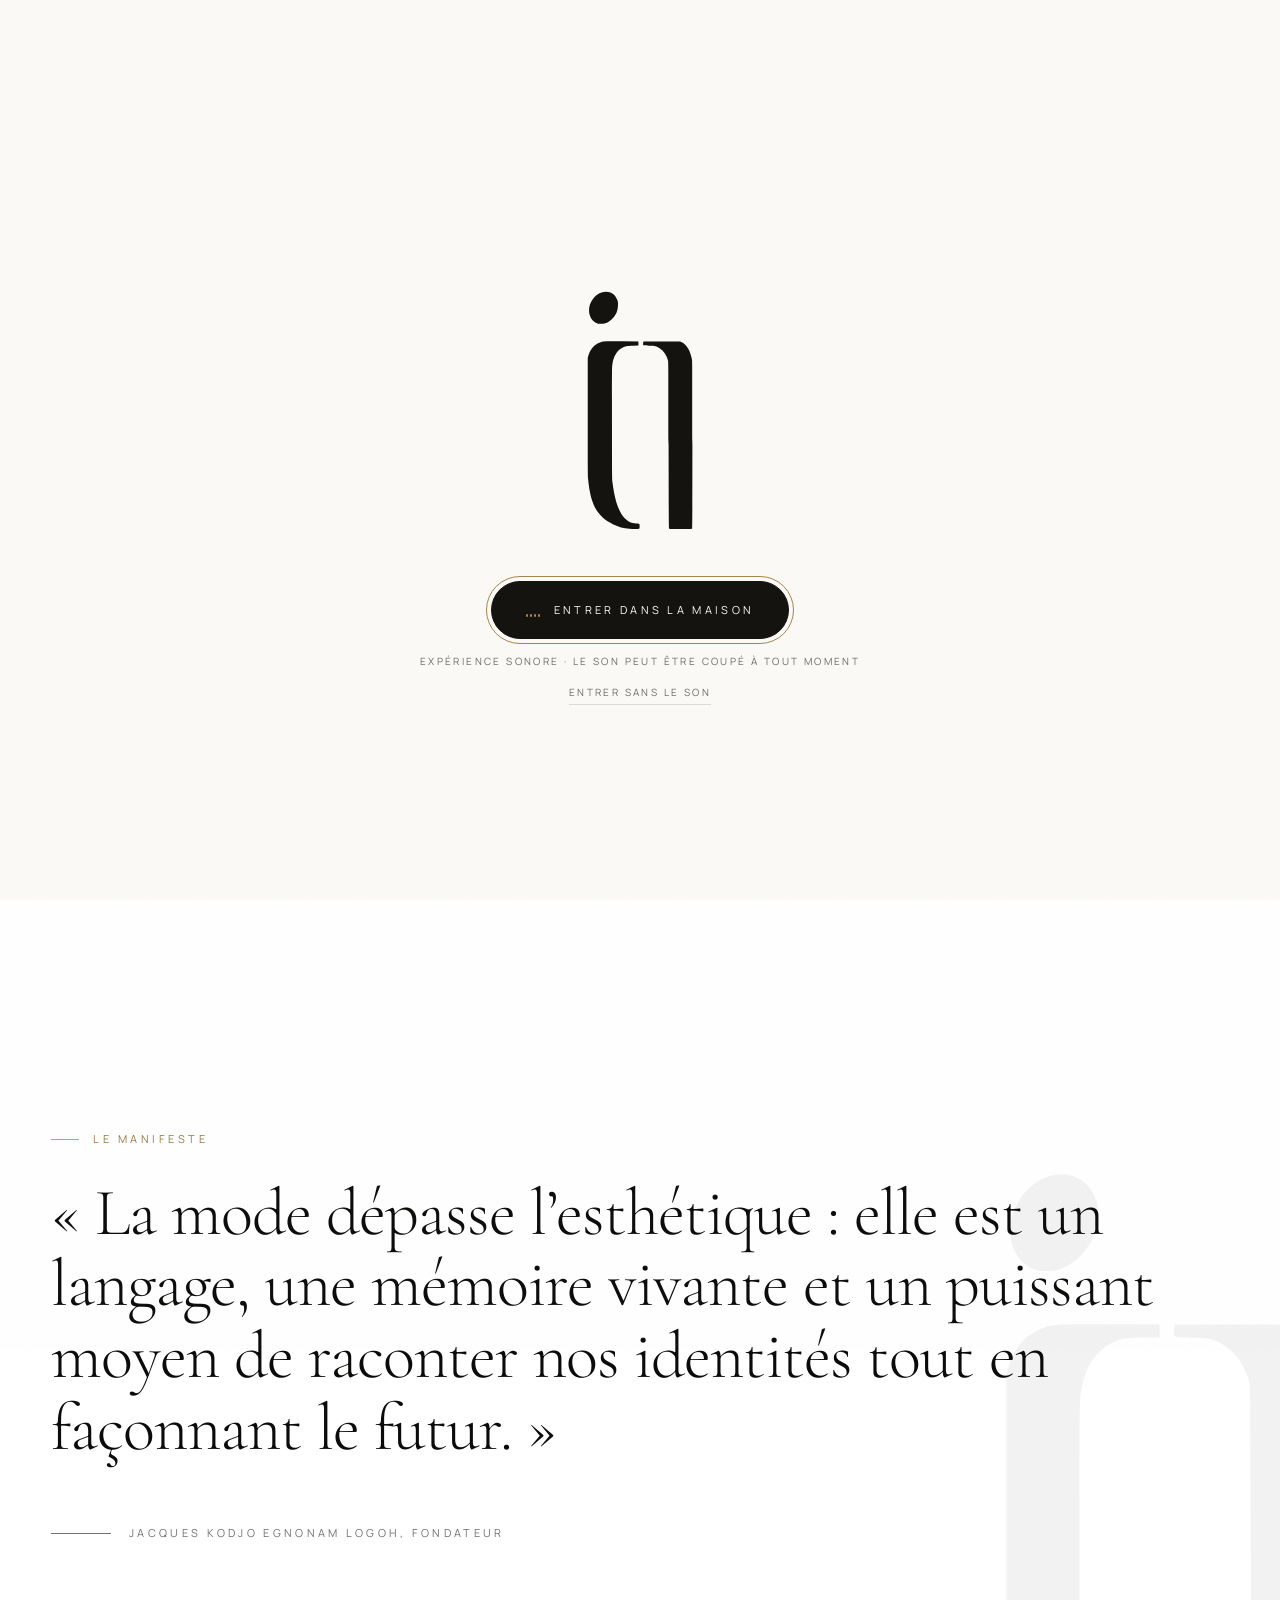
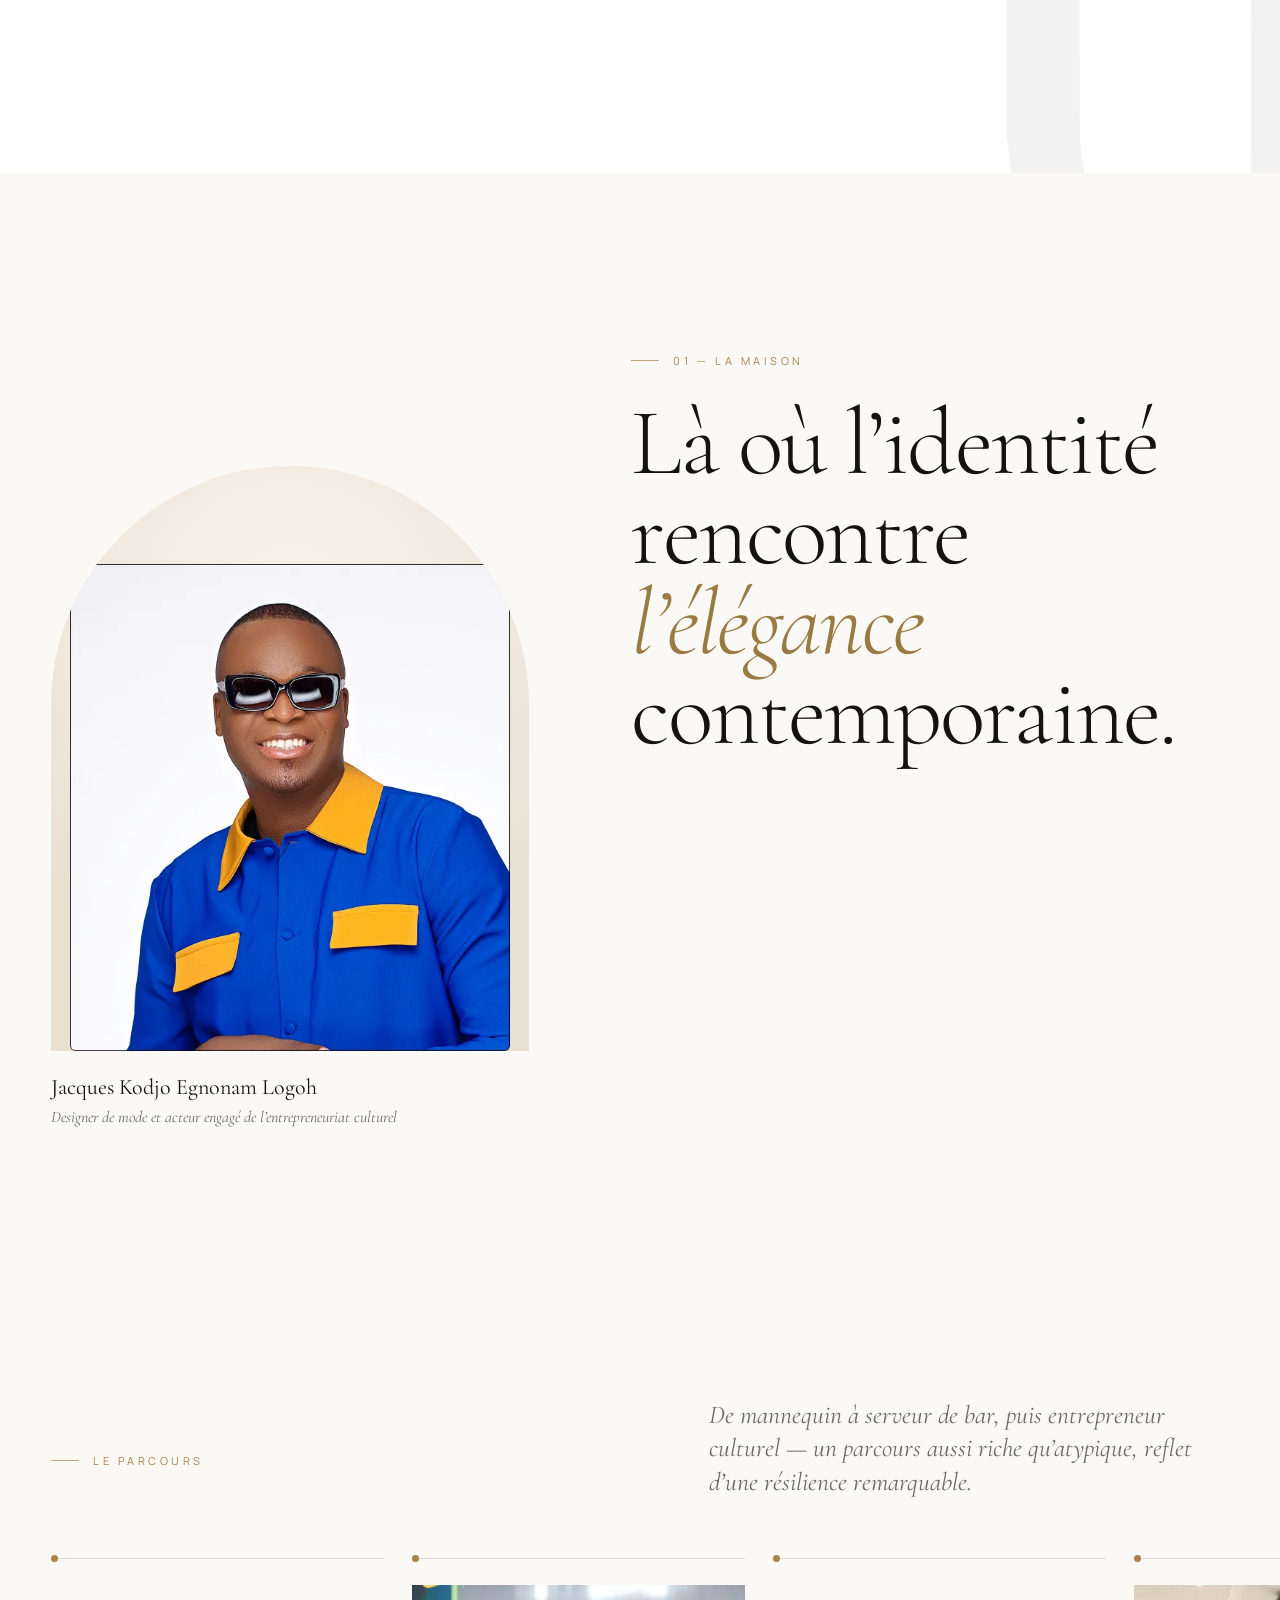
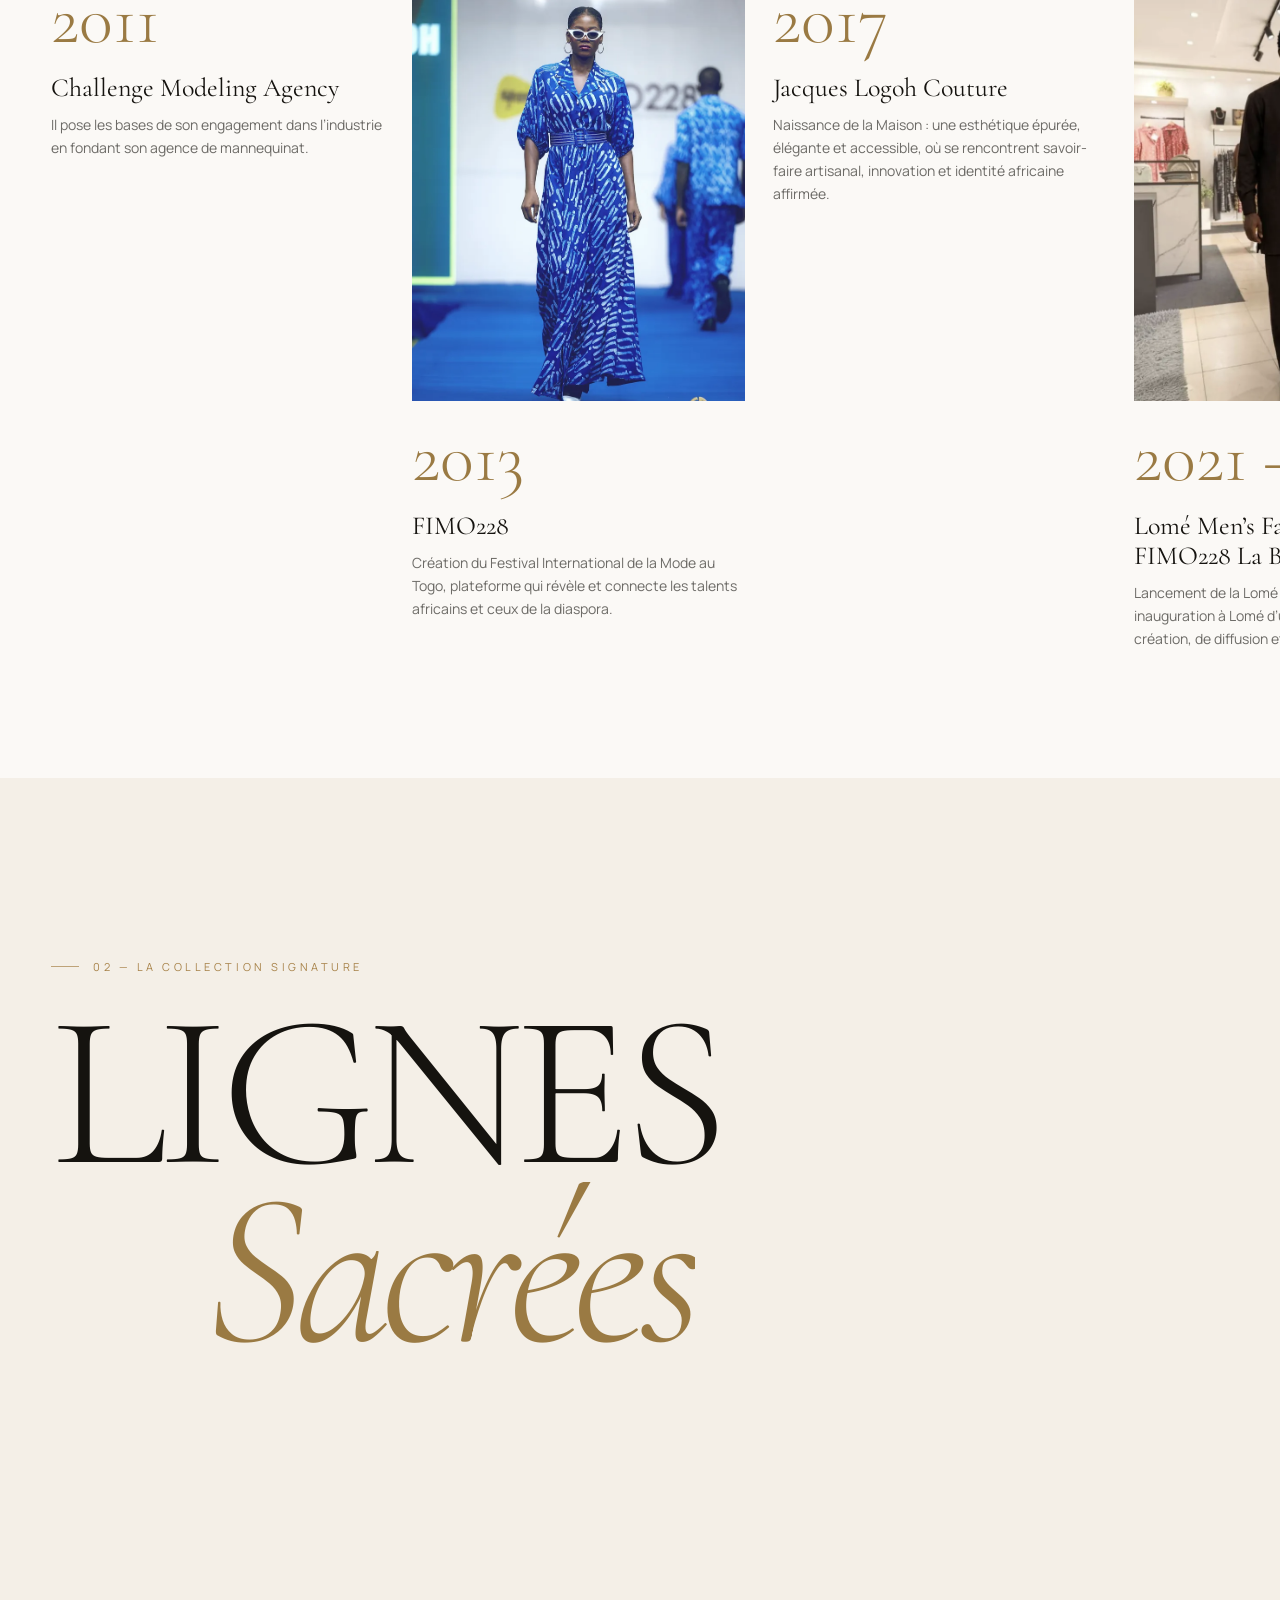
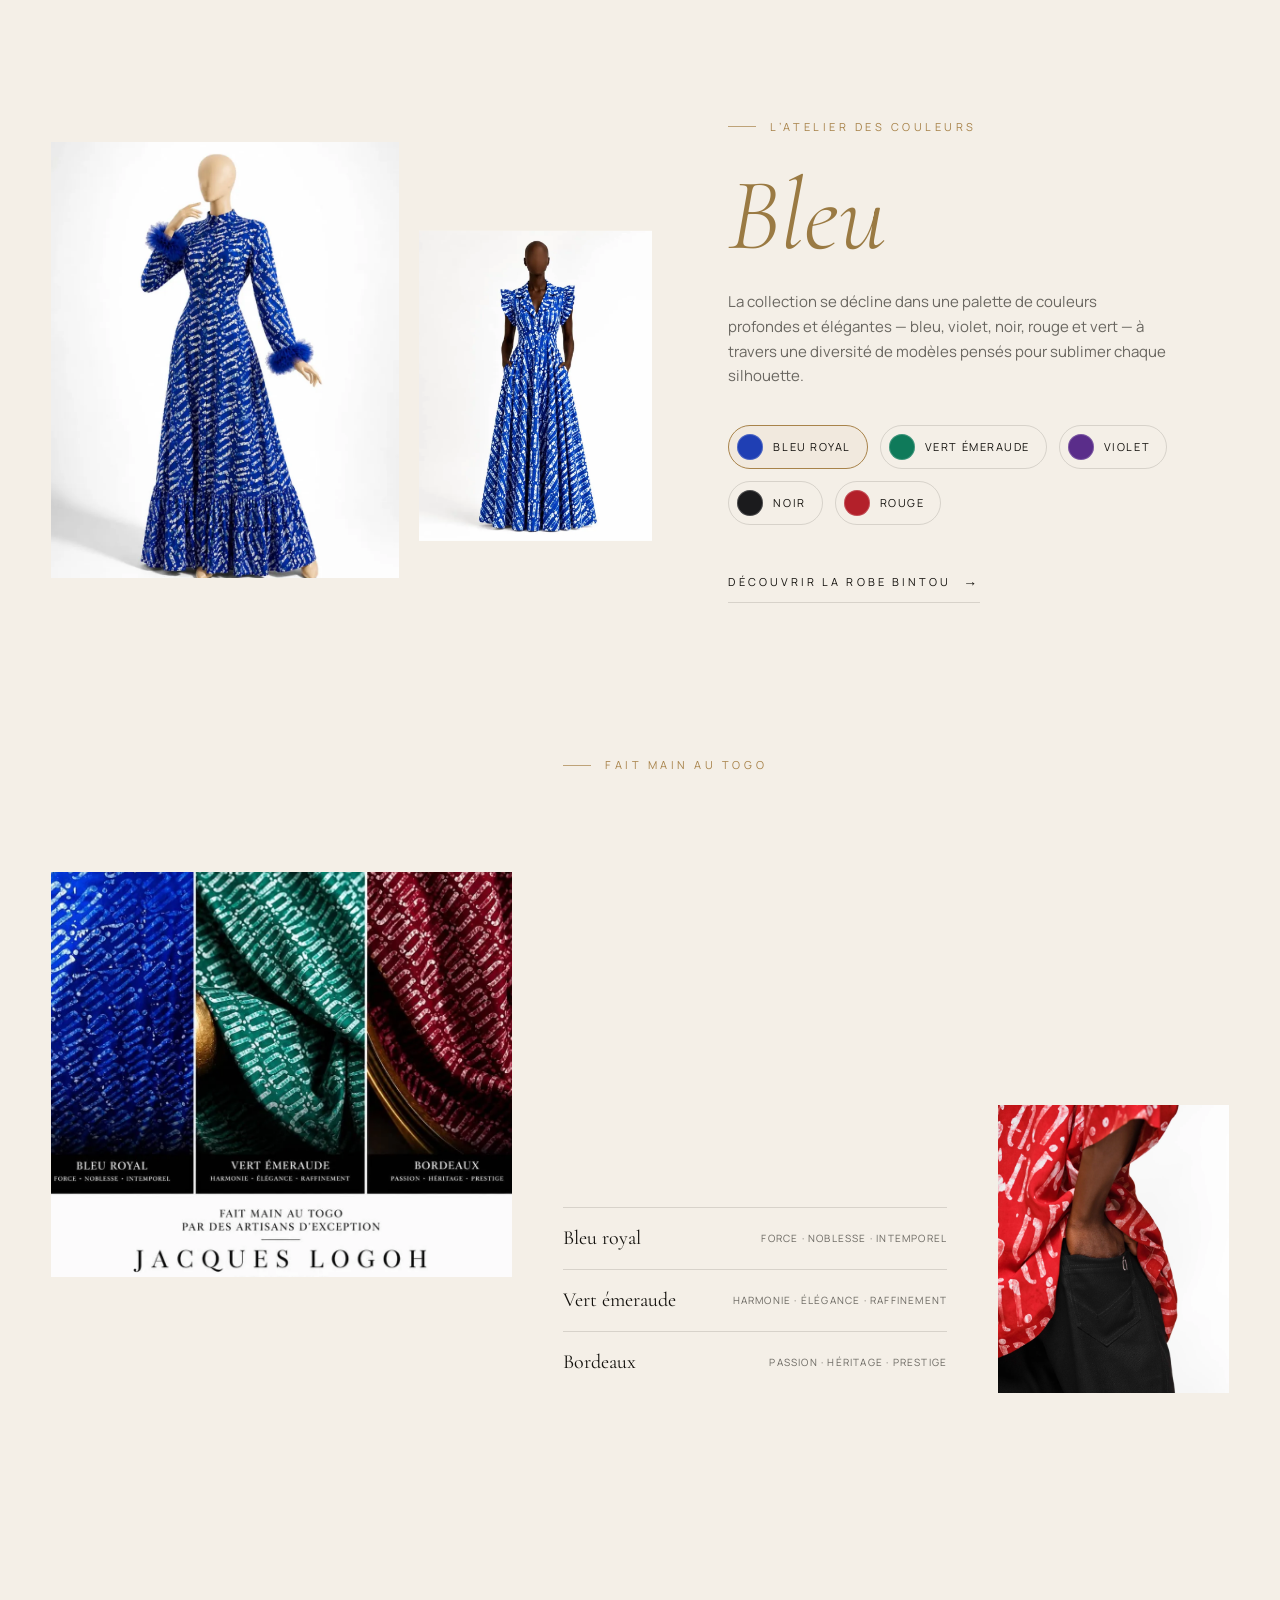
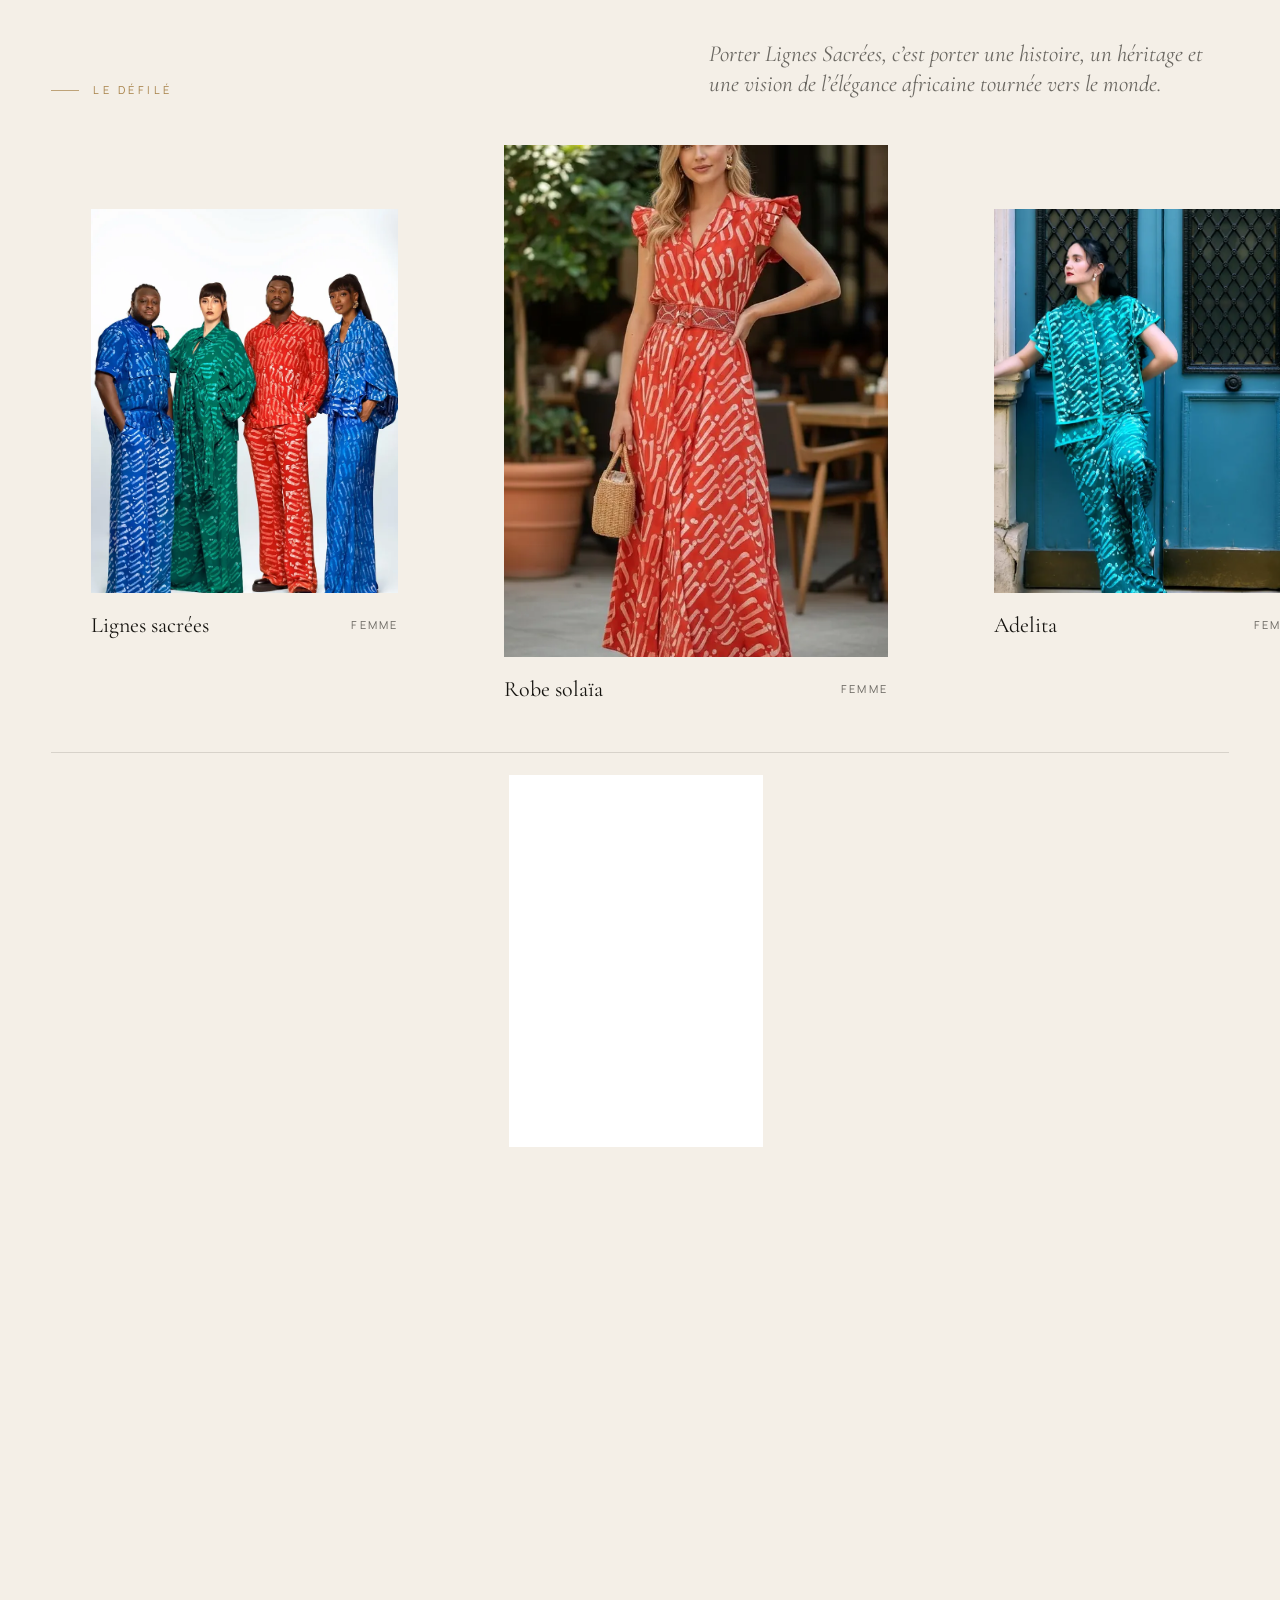
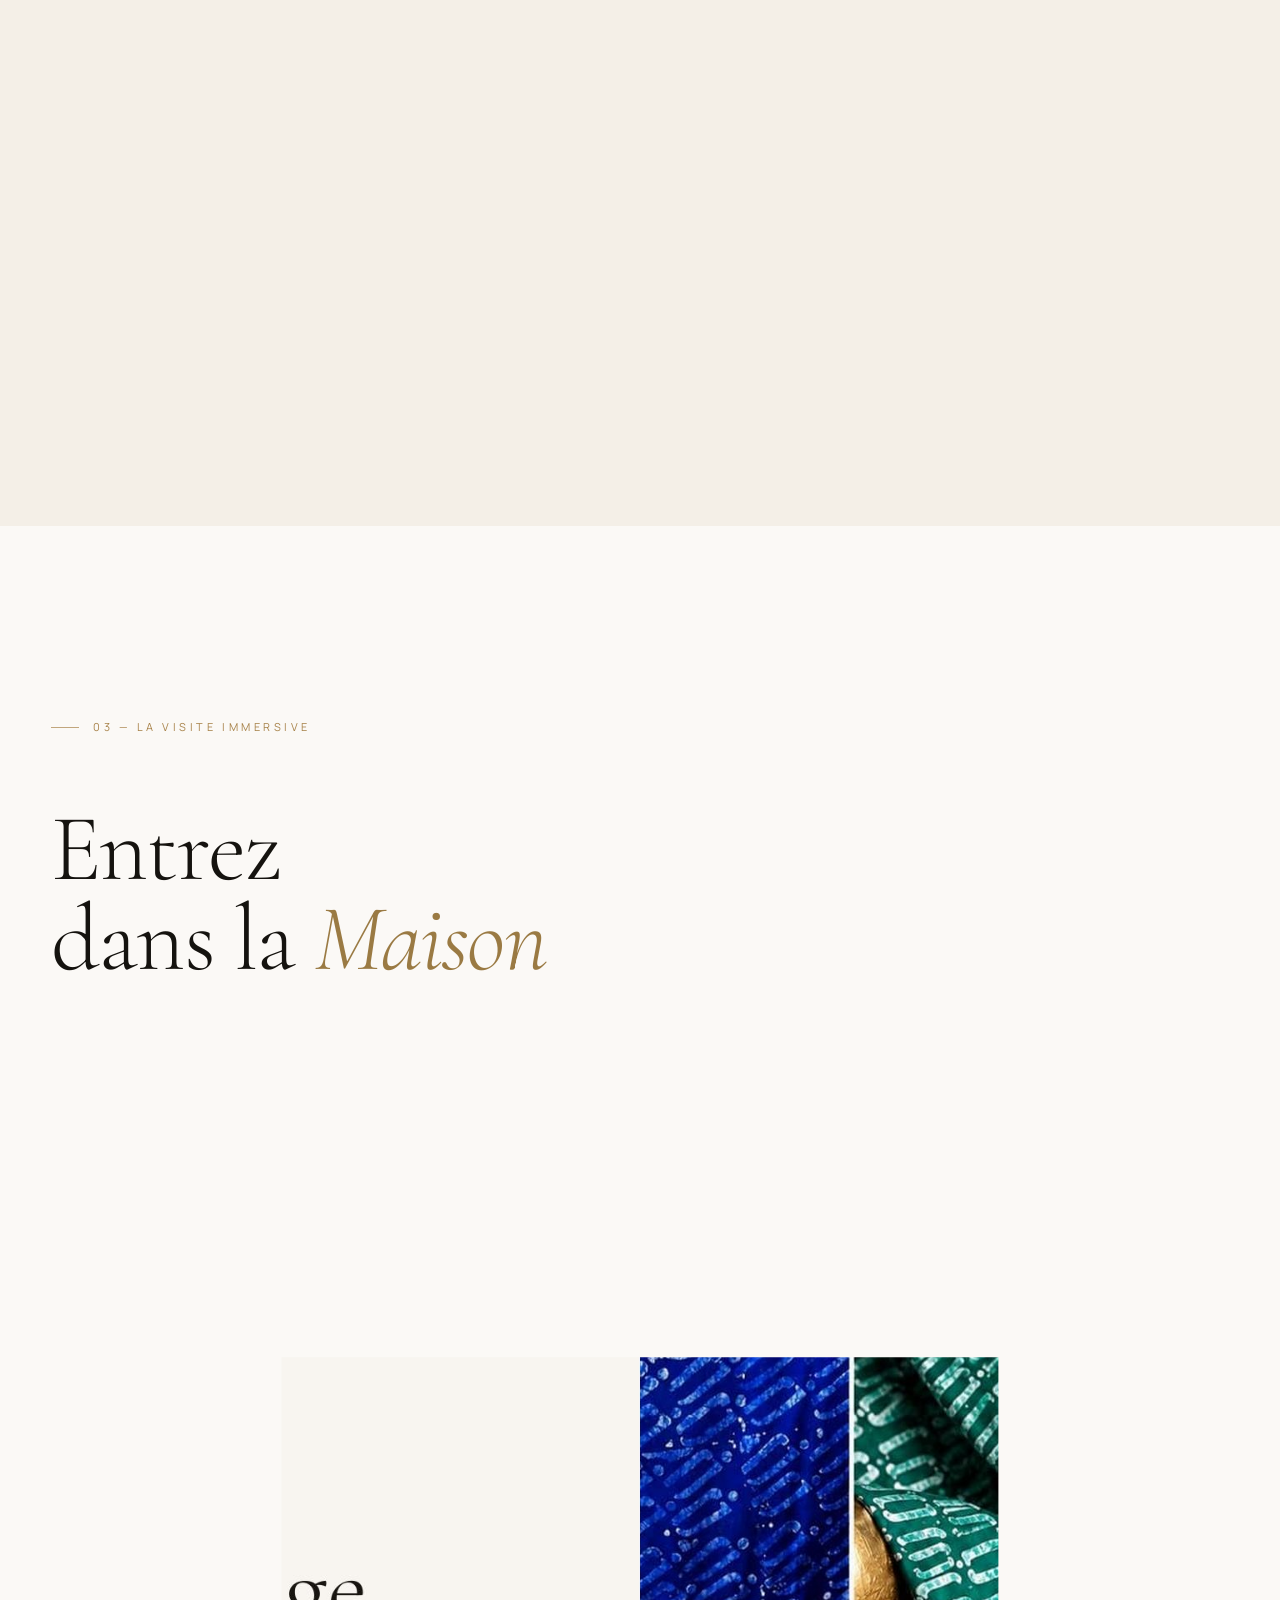
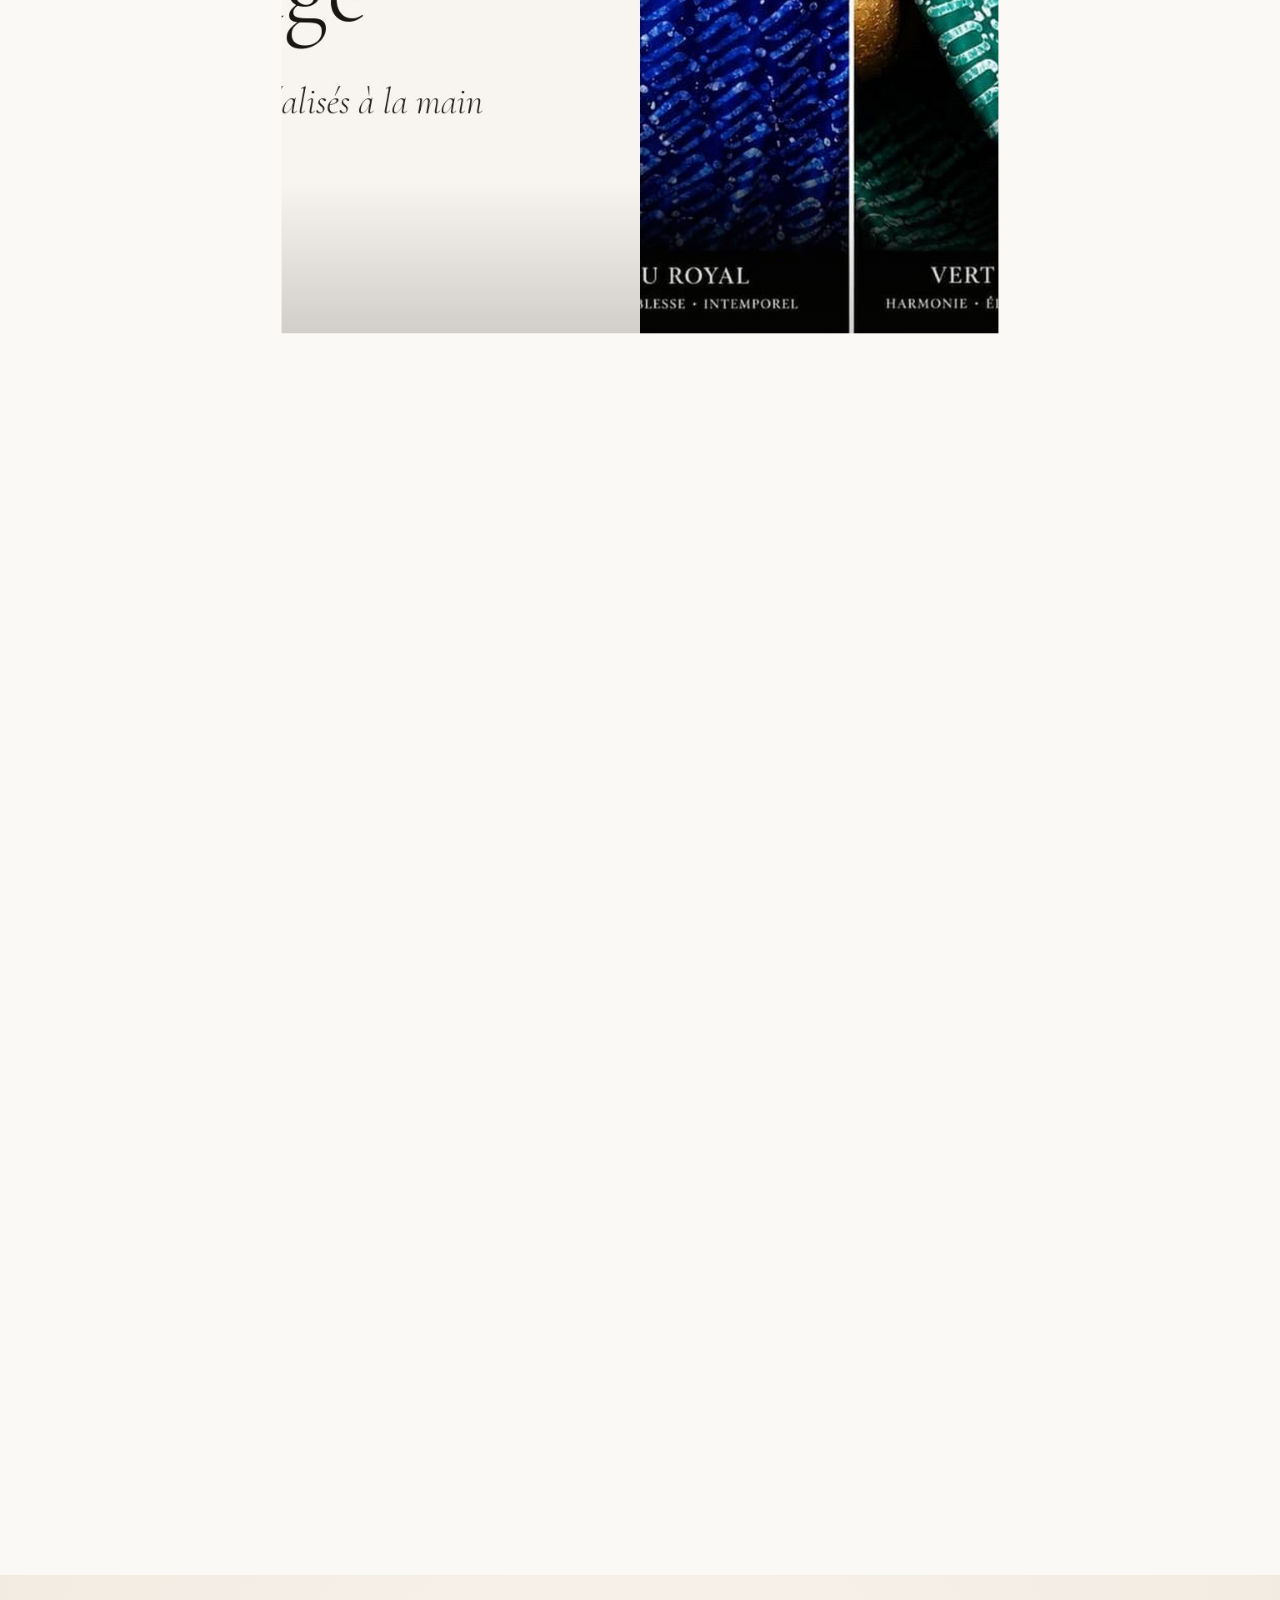
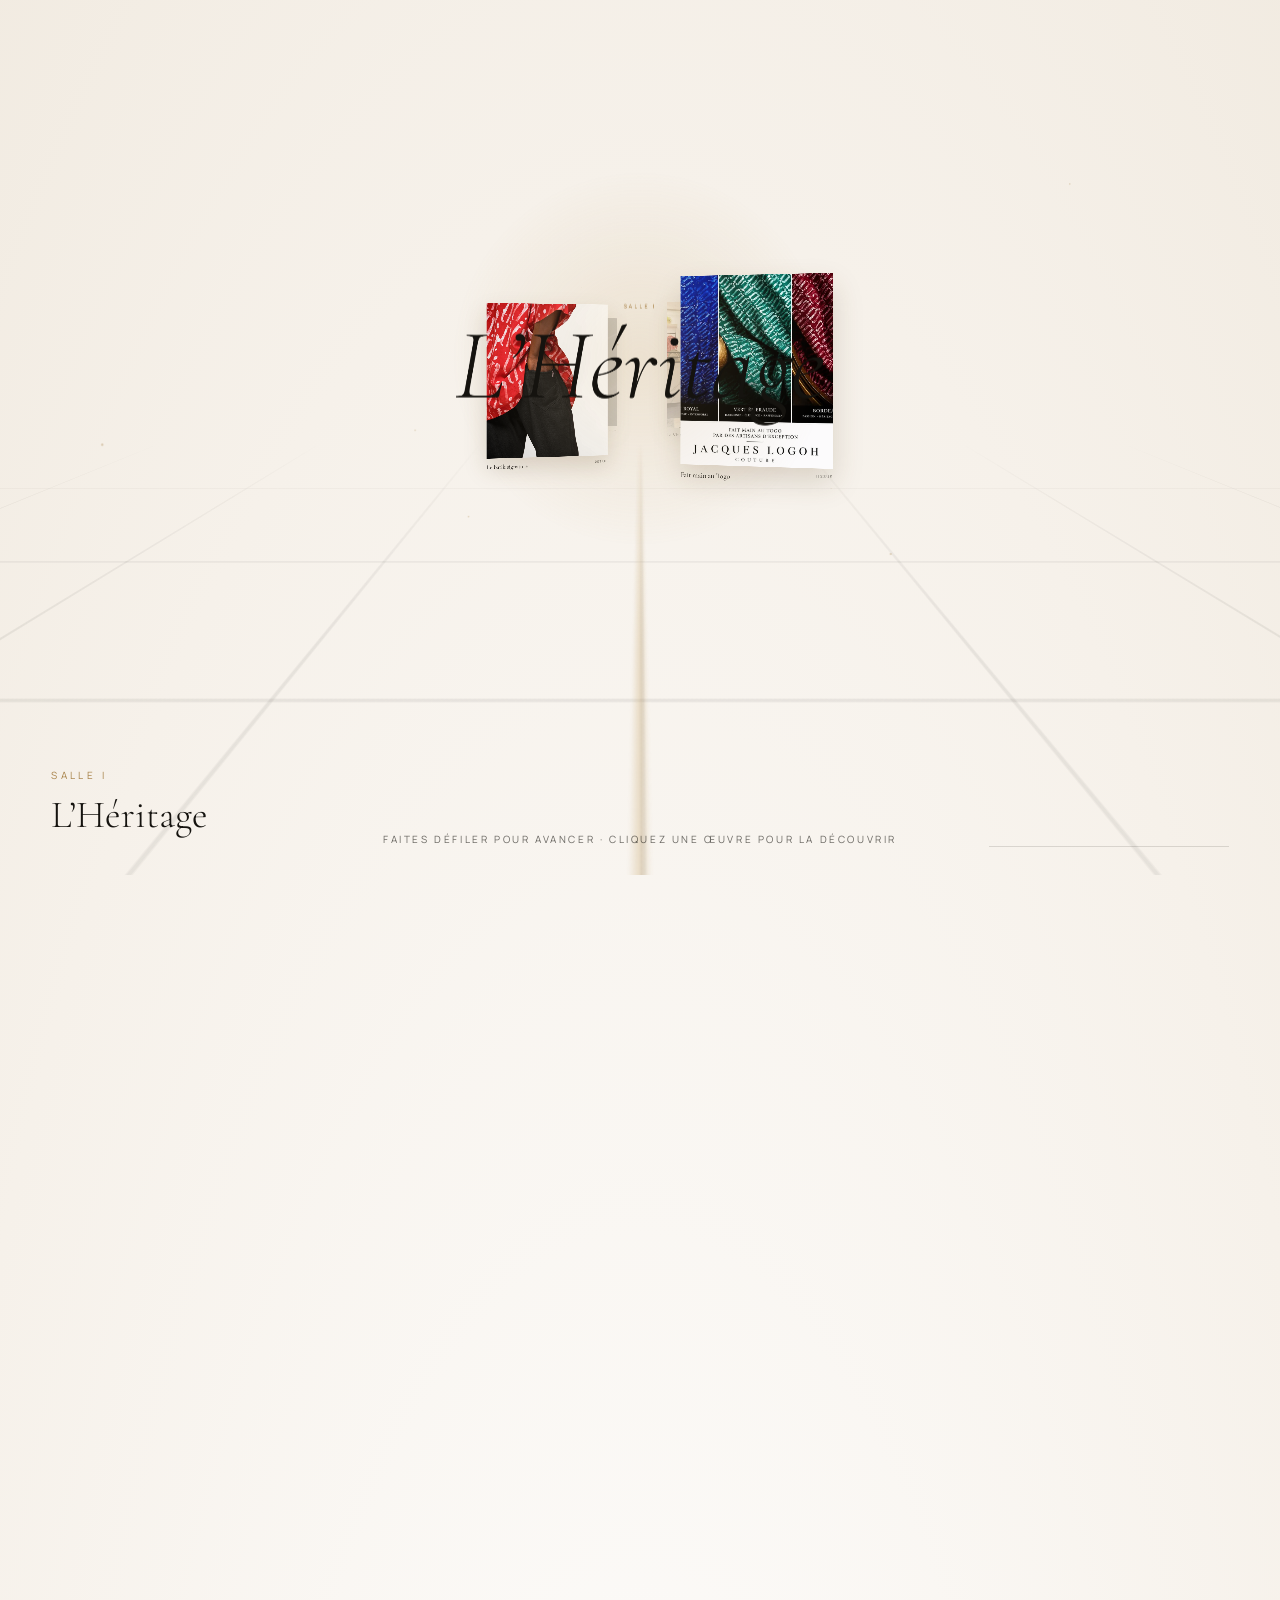
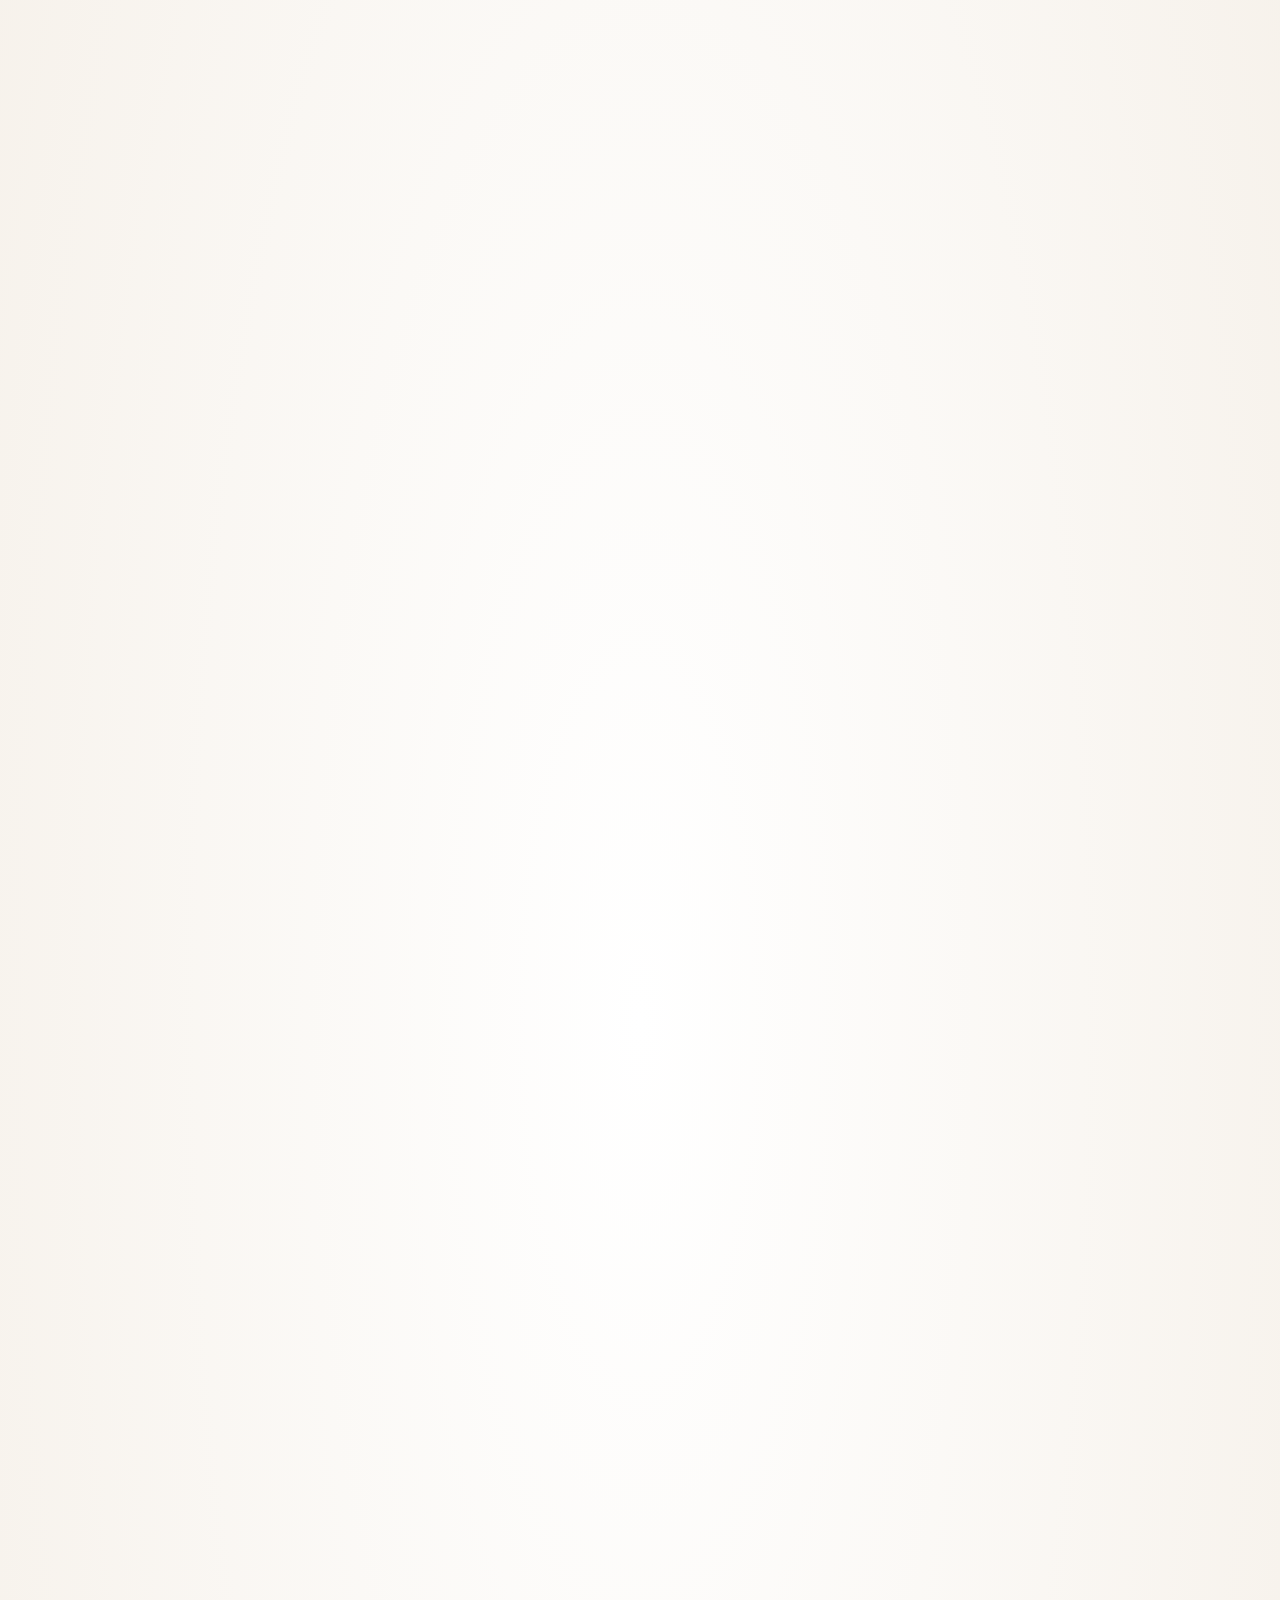
<file: index.html>
<!doctype html>
<html lang="fr" data-theme="clair">
<head>
<meta charset="utf-8">
<meta name="viewport" content="width=device-width, initial-scale=1, viewport-fit=cover">
<title>Jacques Logoh Couture — Maison de couture togolaise · Lomé — Paris</title>
<meta name="description" content="Jacques Logoh Couture, maison de mode contemporaine fondée en 2017 par le créateur togolais Jacques Kodjo Egnonam Logoh. Là où l'identité rencontre l'élégance contemporaine.">
<meta name="theme-color" content="#fbf9f6">
<meta name="robots" content="noindex, nofollow"><!-- démo de présentation : ne pas indexer -->
<meta property="og:title" content="Jacques Logoh Couture">
<meta property="og:description" content="Élégance · Raffinement · Excellence. Maison togolaise de haute couture — Lomé · Paris.">
<meta property="og:image" content="assets/video/film-maison-clair.jpg">
<link rel="icon" type="image/png" href="assets/img/logo-mark.png">
<link rel="stylesheet" href="assets/css/fonts.css">
<link rel="stylesheet" href="assets/css/style.css">
</head>
<body class="is-loading">

<!-- ============ PRELOADER ============ -->
<div class="loader" id="loader" aria-hidden="true">
  <div class="loader__mark">
    <svg class="loader__svg" viewBox="0 0 421 929" aria-hidden="true">
      <defs>
        <clipPath id="loaderClip"><rect id="loaderRect" x="0" y="929" width="421" height="929"/></clipPath>
      </defs>
      <use href="#jl-mark" class="loader__ghost"/>
      <g clip-path="url(#loaderClip)"><use href="#jl-mark" class="loader__fill"/></g>
    </svg>
  </div>
  <div class="loader__enter" id="loaderEnter" aria-hidden="true">
    <button type="button" class="loader__go" id="enterSound"><span class="sound__bars"><i></i><i></i><i></i><i></i></span>Entrer dans la Maison</button>
    <p class="loader__note">Expérience sonore · le son peut être coupé à tout moment</p>
    <button type="button" class="loader__mute" id="enterMute">Entrer sans le son</button>
  </div>
  <div class="loader__meta">
    <span>Jacques Logoh Couture</span>
    <span class="loader__count"><b id="loaderCount">0</b>%</span>
    <span>Maison fondée en 2017</span>
  </div>
</div>

<!-- sprite : monogramme de la Maison (vectorisé depuis le logo officiel) -->
<svg width="0" height="0" style="position:absolute" aria-hidden="true">
  <symbol id="jl-mark" viewBox="0 0 421 929"><path id="jlMarkPath" fill="currentColor" fill-rule="evenodd" d=""/></symbol>
</svg>

<div class="grain" aria-hidden="true"></div>
<div class="cursor" aria-hidden="true"><span class="cursor__dot"></span><span class="cursor__ring"><em class="cursor__label"></em></span></div>

<!-- ============ HEADER ============ -->
<header class="header" id="header">
  <button class="header__menu" id="menuBtn" aria-expanded="false" aria-controls="menu">
    <span class="burger"><i></i><i></i></span><span class="header__label">Menu</span>
  </button>
  <a href="#top" class="header__brand" aria-label="Jacques Logoh Couture — accueil">
    <svg class="header__mark"><use href="#jl-mark"/></svg>
    <span class="header__word">Jacques Logoh <em>Couture</em></span>
  </a>
  <div class="header__tools">
    <div class="currency" role="group" aria-label="Devise">
      <button data-cur="EUR" class="is-active">EUR</button><button data-cur="FCFA">FCFA</button><button data-cur="USD">USD</button>
    </div>
    <div class="lang" role="group" aria-label="Choisir la langue"><button type="button" data-lang-set="fr" class="is-on" aria-pressed="true">FR</button><button type="button" data-lang-set="en" aria-pressed="false">EN</button></div>
    <button class="sound" id="soundBtn" aria-pressed="false" aria-label="Activer la musique"><span class="sound__bars"><i></i><i></i><i></i><i></i></span><span class="sound__label">Son</span></button>
    <button class="header__cart" id="cartBtn" aria-label="Ouvrir le panier">Panier <span class="cart-count" id="cartCount">0</span></button>
  </div>
</header>

<!-- ============ MENU ============ -->
<nav class="menu" id="menu" aria-hidden="true">
  <div class="menu__bg"></div>
  <div class="menu__inner">
    <ol class="menu__list">
      <li><a href="#maison" data-img="assets/img/site/jacques-logoh.webp"><small>01</small>La Maison</a></li>
      <li><a href="#lignes-sacrees" data-img="assets/img/p/lignes-sacrees-1.webp"><small>02</small>Lignes Sacrées</a></li>
      <li><a href="#visite" data-img="assets/video/film-maison-clair.jpg"><small>03</small>Visite immersive</a></li>
      <li><a href="#collections" data-img="assets/img/p/adelita-1.webp"><small>04</small>Collections</a></li>
      <li><a href="#actualites" data-img="assets/img/site/news-brazzaville.webp"><small>05</small>Actualités</a></li>
      <li><a href="#univers" data-img="assets/img/p/robe-solaia-1.webp"><small>06</small>L'univers FIMO228</a></li>
      <li><a href="#contact" data-img="assets/img/p/israel-1.webp"><small>07</small>Contact</a></li>
    </ol>
    <div class="menu__preview"><img alt="" id="menuPreview" src="assets/img/site/jacques-logoh.webp"></div>
    <div class="menu__foot">
      <p>Boulevard du 13 Janvier<br>+33 7 82 53 31 70 · 90 43 50 50</p>
      <p class="menu__cur currency" role="group" aria-label="Devise"><button data-cur="EUR" class="is-active">EUR</button><button data-cur="FCFA">FCFA</button><button data-cur="USD">USD</button></p>
      <p class="menu__lang lang" role="group" aria-label="Choisir la langue"><button type="button" data-lang-set="fr" class="is-on" aria-pressed="true">Français</button><button type="button" data-lang-set="en" aria-pressed="false">English</button></p>
      <p class="menu__socials"><a href="https://www.instagram.com/jacqueslogoh.couture/" target="_blank" rel="noopener">Instagram</a><a href="https://www.facebook.com/JacquesLogoh.couture" target="_blank" rel="noopener">Facebook</a><a href="https://www.youtube.com/@jacqueslogoh1397" target="_blank" rel="noopener">YouTube</a><a href="https://x.com/LogohJacques" target="_blank" rel="noopener">X</a></p>
    </div>
  </div>
</nav>

<main id="top">

<!-- ============ HERO ============ -->
<section class="hero" id="hero">
  <div class="hero__title hero__title--top" aria-hidden="true"><span class="split">Jacques</span></div>
  <div class="hero__stage">
    <div class="hero__arch" data-cursor="Découvrir">
      <video class="hero__video" data-media="hero-maison" src="assets/video/hero-maison-clair.mp4" poster="assets/video/hero-maison-clair.jpg" autoplay muted loop playsinline preload="auto"></video>
    </div>
  </div>
  <div class="hero__title hero__title--bottom" aria-hidden="true"><span class="split">Logoh</span></div>
  <h1 class="sr-only">Jacques Logoh Couture — Maison de couture togolaise</h1>
  <p class="hero__side hero__side--l"><span>Maison de couture</span><span>togolaise</span><span>Est. 2017</span></p>
  <p class="hero__side hero__side--r"><span>Lomé</span><span>—</span><span>Paris</span></p>
  <div class="hero__foot">
    <p class="hero__claim">Élégance · Raffinement · Excellence</p>
    <a href="#manifeste" class="hero__scroll"><span>Défiler</span><i></i></a>
  </div>
</section>

<!-- ============ MANIFESTE ============ -->
<section class="manifesto light" id="manifeste">
  <p class="eyebrow">Le manifeste</p>
  <blockquote class="manifesto__quote" data-words>
    « La mode dépasse l’esthétique : elle est un langage, une mémoire vivante et un puissant moyen de raconter nos identités tout en façonnant le futur. »
  </blockquote>
  <p class="manifesto__sign"><span class="line"></span>Jacques Kodjo Egnonam Logoh, fondateur</p>
  <div class="manifesto__marks" aria-hidden="true">
    <svg><use href="#jl-mark"/></svg>
  </div>
</section>

<!-- ============ LA MAISON ============ -->
<section class="maison" id="maison">
  <div class="maison__grid">
    <div class="maison__portrait">
      <div class="maison__arch" data-parallax="0.12"><img src="assets/img/site/jacques-logoh.webp" alt="Jacques Logoh, fondateur de la Maison Jacques Logoh Couture" loading="lazy" width="605" height="670"></div>
      <p class="maison__caption">Jacques Kodjo Egnonam Logoh<br><em>Designer de mode et acteur engagé de l’entrepreneuriat culturel</em></p>
    </div>
    <div class="maison__text">
      <p class="eyebrow">01 — La Maison</p>
      <h2 class="display reveal-lines">Là où l’identité<br>rencontre <em>l’élégance</em><br>contemporaine.</h2>
      <div class="maison__body">
        <p class="reveal">Jacques Logoh Couture est une maison de mode contemporaine qui incarne avec force l’élégance africaine dans toute sa modernité. Fondée en 2017 par le créateur togolais Jacques Kodjo Egnonam Logoh, la marque s’affirme comme une signature singulière, portée par une vision authentique d’un héritage culturel subtilement réinterprété à travers des lignes sobres, raffinées et intemporelles.</p>
        <p class="reveal">À la croisée de la tradition et de la création contemporaine, la Maison développe une mode épurée, accessible et profondément identitaire. Chaque création raconte une histoire : celle des savoir-faire artisanaux africains, sublimés par une approche résolument moderne, avec une attention particulière accordée aux matières, aux finitions et à la précision des coupes.</p>
        <p class="reveal">Plus qu’une marque, Jacques Logoh Couture se positionne comme une véritable plateforme d’expression artistique et culturelle, au service du rayonnement de la mode africaine à l’échelle locale et internationale.</p>
      </div>
    </div>
  </div>

  <!-- timeline horizontale -->
  <div class="timeline" id="timeline">
    <div class="timeline__head">
      <p class="eyebrow">Le parcours</p>
      <p class="timeline__intro">De mannequin à serveur de bar, puis entrepreneur culturel — un parcours aussi riche qu’atypique, reflet d’une résilience remarquable.</p>
    </div>
    <div class="timeline__track">
      <article class="tl"><span class="tl__year">2011</span><h3>Challenge Modeling Agency</h3><p>Il pose les bases de son engagement dans l’industrie en fondant son agence de mannequinat.</p></article>
      <article class="tl tl--img"><img src="assets/img/p/robe-solaia-1.webp" alt="Défilé FIMO228" loading="lazy"><span class="tl__year">2013</span><h3>FIMO228</h3><p>Création du Festival International de la Mode au Togo, plateforme qui révèle et connecte les talents africains et ceux de la diaspora.</p></article>
      <article class="tl"><span class="tl__year">2017</span><h3>Jacques Logoh Couture</h3><p>Naissance de la Maison : une esthétique épurée, élégante et accessible, où se rencontrent savoir-faire artisanal, innovation et identité africaine affirmée.</p></article>
      <article class="tl tl--img"><img src="assets/img/p/israel-1.webp" alt="FIMO228 La Boutique à Lomé" loading="lazy"><span class="tl__year">2021 — 2022</span><h3>Lomé Men’s Fashion Week · FIMO228 La Boutique</h3><p>Lancement de la Lomé Men’s Fashion Week, puis inauguration à Lomé d’un espace hybride de création, de diffusion et de dialogue.</p></article>
      <article class="tl"><span class="tl__year">2024</span><h3>FIMO228 Edition France</h3><p>Le déploiement international : trois éditions en France depuis 2024.</p></article>
      <article class="tl tl--img"><img src="assets/img/p/red-corine-1.webp" alt="Jacques Logoh Couture à Paris" loading="lazy"><span class="tl__year">2026</span><h3>Paris</h3><p>La Maison s’implante officiellement à Paris. La 13ᵉ édition du FIMO228 se tient du 24 au 28 février.</p></article>
      <article class="tl tl--next"><span class="tl__year">À venir</span><h3>FIMO228 Atlanta</h3><p>Une expansion vers de nouvelles scènes, notamment aux États-Unis.</p></article>
    </div>
  </div>
</section>

<!-- ============ LIGNES SACRÉES ============ -->
<section class="sacred" id="lignes-sacrees">
  <div class="sacred__intro">
    <p class="eyebrow">02 — La collection signature</p>
    <h2 class="sacred__title"><span class="split-chars">Lignes</span><br><em class="split-chars">Sacrées</em></h2>
    <div class="sacred__cols">
      <p class="reveal">Lignes Sacrées est bien plus qu’une collection : c’est la signature de la Maison Jacques Logoh Couture. Elle incarne l’ADN même de la marque en mettant à l’honneur son symbole le plus précieux : son logo.</p>
      <p class="reveal">À travers cette collection, le logo ne se limite plus à une simple identité visuelle ; il devient un langage, un motif et une empreinte artistique qui raconte l’histoire de la Maison.</p>
    </div>
  </div>

  <!-- Atelier des couleurs : interactif -->
  <div class="atelier" id="atelier">
    <div class="atelier__visual">
      <div class="atelier__frame" data-cursor="Voir">
        <img class="atelier__img is-on" data-color="Bleu" src="assets/img/p/robe-bintou-1.webp" alt="Robe Bintou — bleu" loading="lazy">
        <img class="atelier__img" data-color="Vert" src="assets/img/p/robe-bintou-2.webp" alt="Robe Bintou — vert" loading="lazy">
        <img class="atelier__img" data-color="Violet" src="assets/img/p/robe-bintou-3.webp" alt="Robe Bintou — violet" loading="lazy">
        <img class="atelier__img" data-color="Noir" src="assets/img/p/robe-bintou-4.webp" alt="Robe Bintou — noir" loading="lazy">
        <img class="atelier__img" data-color="Rouge" src="assets/img/p/robe-bintou-5.webp" alt="Robe Bintou — rouge" loading="lazy">
      </div>
      <div class="atelier__frame atelier__frame--small">
        <img class="atelier__img2 is-on" data-color="Bleu" src="assets/img/p/robe-solaia-2-3.webp" alt="Robe Solaïa — bleu" loading="lazy">
        <img class="atelier__img2" data-color="Vert" src="assets/img/p/robe-solaia-2-4.webp" alt="Robe Solaïa — vert" loading="lazy">
        <img class="atelier__img2" data-color="Violet" src="assets/img/p/robe-solaia-2-5.webp" alt="Robe Solaïa — violet" loading="lazy">
        <img class="atelier__img2" data-color="Noir" src="assets/img/p/chemise-jlnml-1.webp" alt="Chemise JLNML — noir" loading="lazy">
        <img class="atelier__img2" data-color="Rouge" src="assets/img/p/robe-solaia-2-2.webp" alt="Robe Solaïa — rouge" loading="lazy">
      </div>
    </div>
    <div class="atelier__panel">
      <p class="eyebrow">L’atelier des couleurs</p>
      <h3 class="atelier__name"><span id="atelierName">Bleu</span></h3>
      <p class="atelier__text">La collection se décline dans une palette de couleurs profondes et élégantes — bleu, violet, noir, rouge et vert — à travers une diversité de modèles pensés pour sublimer chaque silhouette.</p>
      <div class="swatches" role="radiogroup" aria-label="Choisir une couleur">
        <button class="swatch is-on" data-color="Bleu" style="--c:#1f3fb4" role="radio" aria-checked="true"><span>Bleu royal</span></button>
        <button class="swatch" data-color="Vert" style="--c:#0f7a5a" role="radio" aria-checked="false"><span>Vert émeraude</span></button>
        <button class="swatch" data-color="Violet" style="--c:#5a2d8a" role="radio" aria-checked="false"><span>Violet</span></button>
        <button class="swatch" data-color="Noir" style="--c:#1b1b1d" role="radio" aria-checked="false"><span>Noir</span></button>
        <button class="swatch" data-color="Rouge" style="--c:#b3202a" role="radio" aria-checked="false"><span>Rouge</span></button>
      </div>
      <a href="#collections" class="link-arrow" data-open="robe-bintou">Découvrir la Robe Bintou</a>
    </div>
  </div>

  <!-- Savoir-faire -->
  <div class="craft">
    <figure class="craft__img" data-parallax="-0.08"><img src="assets/img/site/tissus-lignes-sacrees.webp" alt="Tissus Lignes Sacrées : bleu royal, vert émeraude, bordeaux — fait main au Togo par des artisans d’exception" loading="lazy"></figure>
    <div class="craft__text">
      <p class="eyebrow">Fait main au Togo</p>
      <p class="craft__big reveal">Les tissus sont entièrement réalisés à la main par des artisans togolais, <em>gardiens de techniques ancestrales</em> transmises de génération en génération.</p>
      <p class="reveal">Chaque pièce porte ainsi l’empreinte du geste humain, de la patience et de l’authenticité. Lignes Sacrées est la rencontre entre la création contemporaine et le patrimoine africain.</p>
      <ul class="craft__trio">
        <li><b>Bleu royal</b><span>Force · Noblesse · Intemporel</span></li>
        <li><b>Vert émeraude</b><span>Harmonie · Élégance · Raffinement</span></li>
        <li><b>Bordeaux</b><span>Passion · Héritage · Prestige</span></li>
      </ul>
    </div>
    <figure class="craft__detail" data-parallax="0.1"><img src="assets/img/site/detail-batik.webp" alt="Détail du batik signature Jacques Logoh Couture" loading="lazy"></figure>
  </div>

  <!-- Défilé horizontal -->
  <div class="runway" id="runway">
    <div class="runway__sticky">
      <div class="runway__head">
        <p class="eyebrow">Le défilé</p>
        <p class="runway__hint">Porter Lignes Sacrées, c’est porter une histoire, un héritage et une vision de l’élégance africaine tournée vers le monde.</p>
      </div>
      <div class="runway__track" id="runwayTrack"></div>
      <div class="runway__progress"><i id="runwayBar"></i></div>
    </div>
  </div>
</section>

<!-- ============ VISITE IMMERSIVE ============ -->
<section class="visit" id="visite">
  <div class="visit__intro">
    <p class="eyebrow">03 — La visite immersive</p>
    <h2 class="display reveal-lines">Entrez<br>dans la <em>Maison</em></h2>
    <p class="visit__lead reveal">Un voyage en images, de l’héritage des artisans togolais jusqu’aux trottoirs de Paris. Regardez le film, puis avancez à travers les salles de la Maison.</p>
    <button class="visit__sound reveal" data-sound-on><span class="sound__bars"><i></i><i></i><i></i><i></i></span><span>Vivre la visite en musique</span><small>« La Visite » — thème original de la Maison</small></button>
  </div>

  <!-- Le film -->
  <div class="film" id="film">
    <div class="film__sticky">
      <div class="film__frame" id="filmFrame" data-cursor="Lecture">
        <video id="filmVideo" data-media="film-maison" src="assets/video/film-maison-clair.mp4" poster="assets/video/film-maison-clair.jpg" muted loop playsinline preload="metadata"></video>
        <div class="film__overlay">
          <p class="film__label">Le Film de la Maison <span>· 0'51</span></p>
          <button class="film__play" id="filmPlay" aria-label="Regarder le film en plein écran"><span></span></button>
        </div>
      </div>
    </div>
  </div>

  <!-- La galerie 3D -->
  <div class="gallery3d" id="gallery3d">
    <div class="g3d__sticky">
      <div class="g3d__floor" id="g3dFloor" aria-hidden="true"></div>
      <div class="g3d__viewport" id="g3dViewport">
        <div class="g3d__world" id="g3dWorld"></div>
      </div>
      <div class="g3d__hud">
        <div class="g3d__room"><span id="g3dRoomNum">Salle I</span><b id="g3dRoomName">L’Héritage</b></div>
        <div class="g3d__help">Faites défiler pour avancer · Cliquez une œuvre pour la découvrir</div>
        <div class="g3d__meter"><i id="g3dBar"></i></div>
      </div>
    </div>
  </div>

  <!-- Le reel vertical : le salon -->
  <div class="salon">
    <div class="salon__text">
      <p class="eyebrow">Le salon</p>
      <p class="salon__big reveal">Pièces signatures, salon, tissus et Paris : <em>une minute pour ressentir l’univers</em> de la Maison.</p>
      <p class="reveal">Notre pop-up à Brazzaville a été une véritable réussite. Nous y avons rencontré un public ambitieux, passionné et profondément réceptif à notre univers créatif.</p>
      <a class="btn" href="https://wa.me/33782533170?text=Bonjour%2C%20je%20souhaite%20prendre%20rendez-vous%20avec%20la%20Maison%20Jacques%20Logoh%20Couture." target="_blank" rel="noopener">Prendre rendez-vous</a>
    </div>
    <div class="salon__phone">
      <video data-media="visite-maison" src="assets/video/visite-maison-clair.mp4" poster="assets/video/visite-maison-clair.jpg" muted loop playsinline preload="none" data-autoplay></video>
    </div>
  </div>
</section>

<!-- ============ COLLECTIONS ============ -->
<section class="collections light" id="collections">
  <div class="collections__head">
    <div>
      <p class="eyebrow">04 — Créations haut de gamme</p>
      <h2 class="display">Les <em>Collections</em></h2>
    </div>
    <div class="filters" role="tablist" aria-label="Filtrer les collections">
      <button class="is-on" data-filter="all" role="tab" aria-selected="true">Tout <sup id="countAll">32</sup></button>
      <button data-filter="Femme" role="tab" aria-selected="false">Femme <sup>16</sup></button>
      <button data-filter="Homme" role="tab" aria-selected="false">Homme <sup>16</sup></button>
    </div>
  </div>
  <div class="grid" id="grid"></div>
  <div class="services">
    <div><b>Satisfait ou remboursé</b><span>Politique de retour claire et simple.</span></div>
    <div><b>Livraison express</b><span>Vos pièces, partout dans le monde.</span></div>
    <div><b>Support 24/7</b><span>Une écoute attentive, à chaque instant.</span></div>
  </div>
</section>

<!-- ============ FIDÉLITÉ — marquee ============ -->
<section class="loyalty">
  <div class="marquee" aria-hidden="true"><div class="marquee__inner"><span>Élégance</span><i></i><span>Raffinement</span><i></i><span>Excellence</span><i></i><span>Pièces signatures</span><i></i><span>Élégance intemporelle</span><i></i><span>Élégance</span><i></i><span>Raffinement</span><i></i><span>Excellence</span><i></i><span>Pièces signatures</span><i></i><span>Élégance intemporelle</span><i></i></div></div>
  <div class="loyalty__body">
    <p class="eyebrow">La fidélité</p>
    <p class="loyalty__big reveal">Chez Jacques Logoh Couture, la fidélité est bien plus qu’une valeur : <em>c’est un engagement profond envers chaque client.</em></p>
    <p class="reveal">Depuis nos débuts, nous avons fait le choix de rester constants dans la qualité de nos créations, le respect des délais et l’attention portée aux moindres détails. Chaque tenue réalisée reflète notre loyauté envers l’élégance, le savoir-faire artisanal et l’exigence du travail bien fait.</p>
  </div>
</section>

<!-- ============ ACTUALITÉS ============ -->
<section class="news" id="actualites">
  <div class="news__head">
    <p class="eyebrow">05 — Actualités</p>
    <h2 class="display">Suivez nos <em>actualités</em></h2>
    <p class="news__sub">Pour être au parfum de nos évènements.</p>
  </div>
  <div class="news__list">
    <article class="post" data-post="lignes" data-cursor="Lire">
      <div class="post__img"><img src="assets/img/site/tissus-lignes-sacrees.webp" alt="Lignes Sacrées" loading="lazy"></div>
      <time>13 juin 2026</time>
      <h3>Story telling de la collection Lignes Sacrées</h3>
      <p>Lignes Sacrées est bien plus qu’une collection : c’est la signature de la Maison…</p>
    </article>
    <article class="post" data-post="cocktail" data-cursor="Lire">
      <div class="post__img"><img src="assets/img/site/news-brazzaville.webp" alt="Présentation vente et cocktail à Brazzaville" loading="lazy"></div>
      <time>14 janvier 2026</time>
      <h3>Présentation cocktail</h3>
      <p>Notre pop-up à Brazzaville a été une véritable réussite…</p>
    </article>
    <article class="post" data-post="vente" data-cursor="Lire">
      <div class="post__img"><img src="assets/img/site/news-vente-privee.webp" alt="Vente privée Jacques Logoh Couture" loading="lazy"></div>
      <time>14 janvier 2026</time>
      <h3>Vente privée</h3>
      <p>Nous organisons régulièrement des ventes privées dans plusieurs pays…</p>
    </article>
  </div>
</section>

<!-- ============ UNIVERS ============ -->
<section class="universe light" id="univers">
  <p class="eyebrow">06 — Un écosystème de la mode</p>
  <h2 class="display universe__title">Entrepreneur visionnaire,<br><em>bâtisseur engagé.</em></h2>
  <ul class="universe__list" id="universeList">
    <li data-img="assets/img/p/robe-solaia-1.webp"><span class="u__k">2013 — 2026</span><b>FIMO228</b><span class="u__d">Festival International de la Mode au Togo · 13ᵉ édition du 24 au 28 février 2026</span></li>
    <li data-img="assets/img/p/israel-1.webp"><span class="u__k">Lomé · 2022</span><b>FIMO228 La Boutique</b><span class="u__d">Un espace hybride de création, de diffusion et de dialogue entre designers africains et internationaux</span></li>
    <li data-img="assets/img/p/formose-3.webp"><span class="u__k">Depuis 2021</span><b>Lomé Men’s Fashion Week</b><span class="u__d">La 6ᵉ édition est attendue cette année</span></li>
    <li data-img="assets/img/p/adelita-1.webp"><span class="u__k">Depuis 2024</span><b>FIMO228 Edition France</b><span class="u__d">Trois éditions déjà</span></li>
    <li data-img="assets/img/p/lignes-sacrees-1.webp"><span class="u__k">Projet</span><b>FIMO228 Atlanta</b><span class="u__d">Une expansion vers de nouvelles scènes, aux États-Unis</span></li>
  </ul>
  <div class="universe__float" id="universeFloat"><img alt="" src="assets/img/p/robe-solaia-1.webp"></div>
  <p class="universe__ambition reveal">Une ambition claire : positionner durablement la mode africaine sur la scène internationale tout en en faisant un vecteur d’expression identitaire, de dialogue interculturel et de transformation sociale.</p>
</section>

<!-- ============ CONTACT / FOOTER ============ -->
<footer class="footer" id="contact">
  <div class="footer__cta">
    <p class="eyebrow">07 — Contact</p>
    <a class="footer__big" href="https://wa.me/33782533170?text=Bonjour%2C%20je%20souhaite%20contacter%20la%20Maison%20Jacques%20Logoh%20Couture." target="_blank" rel="noopener" data-cursor="Écrire">
      <span>Écrivez</span><em>à la Maison</em>
    </a>
  </div>
  <div class="footer__cols">
    <div><h4>Adresse</h4><p>Boulevard du 13 Janvier</p></div>
    <div><h4>Contact</h4><p>Mobile : <a href="tel:+22890435050">90 43 50 50</a><br>WhatsApp : <a href="https://wa.me/33782533170" target="_blank" rel="noopener">+33 7 82 53 31 70</a><br><a href="mailto:Info@jacqueslogohcouture.com">Info@jacqueslogohcouture.com</a></p></div>
    <div><h4>Suivre la Maison</h4><p><a href="https://www.instagram.com/jacqueslogoh.couture/" target="_blank" rel="noopener">Instagram</a><br><a href="https://www.facebook.com/JacquesLogoh.couture" target="_blank" rel="noopener">Facebook</a><br><a href="https://www.youtube.com/@jacqueslogoh1397" target="_blank" rel="noopener">YouTube</a><br><a href="https://x.com/LogohJacques" target="_blank" rel="noopener">X (Twitter)</a></p></div>
    <div class="newsletter"><h4>Newsletter</h4><p>Inscrivez-vous pour recevoir nos nouvelles.</p>
      <form id="newsForm"><label class="sr-only" for="nlEmail">Adresse e-mail</label><input id="nlEmail" type="email" placeholder="Votre adresse e-mail" required><button aria-label="S'inscrire">→</button></form>
      <p class="newsletter__ok" id="newsOk" hidden>Merci. Bienvenue dans l’univers de la Maison.</p>
    </div>
  </div>
  <div class="footer__word" aria-hidden="true"><span>Jacques</span><svg><use href="#jl-mark"/></svg><span>Logoh</span></div>
  <div class="footer__legal">
    <span>© Jacques Logoh. Tous droits réservés</span>
    <span><a href="https://jacqueslogohcouture.com/politique" target="_blank" rel="noopener">Politique de retour</a> · <a href="https://jacqueslogohcouture.com/cgv" target="_blank" rel="noopener">Conditions générales de vente</a></span>
    <a href="#top" class="totop">Retour en haut ↑</a>
  </div>
</footer>
</main>

<!-- ============ QUICK VIEW ============ -->
<div class="modal" id="qv" role="dialog" aria-modal="true" aria-labelledby="qvName" aria-hidden="true">
  <div class="modal__bg" data-close></div>
  <div class="qv">
    <button class="modal__close" data-close aria-label="Fermer">Fermer ✕</button>
    <div class="qv__gallery"><div class="qv__main" id="qvMain"></div><div class="qv__thumbs" id="qvThumbs"></div></div>
    <div class="qv__info">
      <p class="eyebrow" id="qvCat">Femme</p>
      <h3 id="qvName">—</h3>
      <p class="qv__price" id="qvPrice">—</p>
      <p class="qv__desc" id="qvDesc"></p>
      <div class="qv__opt"><span>Taille</span><div class="chips" id="qvSizes"></div></div>
      <div class="qv__opt"><span>Couleur</span><div class="chips" id="qvColors"></div></div>
      <div class="qv__actions">
        <button class="btn btn--solid" id="qvAdd">Ajouter au panier</button>
        <a class="btn" id="qvWa" target="_blank" rel="noopener">Commander sur WhatsApp</a>
      </div>
      <p class="qv__note">Satisfait ou remboursé · Livraison express · Support 24/7</p>
    </div>
  </div>
</div>

<!-- ============ ARTICLE ============ -->
<div class="modal" id="article" role="dialog" aria-modal="true" aria-labelledby="artTitle" aria-hidden="true">
  <div class="modal__bg" data-close></div>
  <div class="art">
    <button class="modal__close" data-close aria-label="Fermer">Fermer ✕</button>
    <div class="art__img"><img id="artImg" alt=""></div>
    <div class="art__body"><time id="artDate"></time><h3 id="artTitle"></h3><div id="artText"></div></div>
  </div>
</div>

<!-- ============ FILM PLEIN ÉCRAN ============ -->
<div class="modal modal--film" id="filmModal" role="dialog" aria-modal="true" aria-label="Le Film de la Maison" aria-hidden="true">
  <div class="modal__bg" data-close></div>
  <button class="modal__close" data-close aria-label="Fermer">Fermer ✕</button>
  <video id="filmFull" data-media="film-maison" src="assets/video/film-maison-clair.mp4" poster="assets/video/film-maison-clair.jpg" controls playsinline preload="none"></video>
</div>

<!-- ============ PANIER ============ -->
<aside class="cart" id="cart" aria-hidden="true" aria-label="Panier">
  <div class="cart__bg" data-close-cart></div>
  <div class="cart__panel">
    <div class="cart__head"><h3>Votre panier</h3><button data-close-cart aria-label="Fermer le panier">Fermer ✕</button></div>
    <div class="cart__items" id="cartItems"><p class="cart__empty">Votre panier est vide.</p></div>
    <div class="cart__foot">
      <div class="cart__total"><span>Total</span><b id="cartTotal">0</b></div>
      <a class="btn btn--solid" id="cartWa" target="_blank" rel="noopener">Valider la commande sur WhatsApp</a>
    </div>
  </div>
</aside>

<!-- ============ MUSIQUE ============ -->
<audio id="ambient" src="assets/audio/la-visite.mp3" loop preload="none"></audio>
<div class="sound-invite" id="soundInvite" role="dialog" aria-label="Expérience sonore" aria-hidden="true">
  <span class="sound__bars"><i></i><i></i><i></i><i></i></span>
  <div class="sound-invite__on">
    <p>La musique de la Maison vous accompagne dans la visite. <em>Vous pouvez la couper à tout moment.</em></p>
    <button class="btn btn--solid" id="soundKeep">Continuer en musique</button>
    <button class="sound-invite__no" id="soundCut">Couper le son</button>
  </div>
  <div class="sound-invite__off">
    <p>Pour vivre pleinement la visite, <em>laissez-vous porter par la musique.</em></p>
    <button class="btn btn--solid" data-sound-on>Activer le son</button>
    <button class="sound-invite__no" id="soundNo">Plus tard</button>
  </div>
</div>

<!-- ============ SÉLECTEUR DE MODE (clair par défaut / sombre) ============ -->
<div class="model-switch" role="group" aria-label="Choisir le mode d’affichage"><span>Mode</span><button type="button" data-theme-set="clair" class="is-on" aria-pressed="true">Clair</button><button type="button" data-theme-set="nuit" aria-pressed="false">Sombre</button></div>

<script src="assets/vendor/gsap.min.js"></script>
<script src="assets/vendor/ScrollTrigger.min.js"></script>
<script src="assets/vendor/lenis.min.js"></script>
<script src="assets/js/data.js"></script>
<script src="assets/js/logo.js"></script>
<script src="assets/js/i18n.js"></script>
<script src="assets/js/main.js"></script>
</body>
</html>
</file>
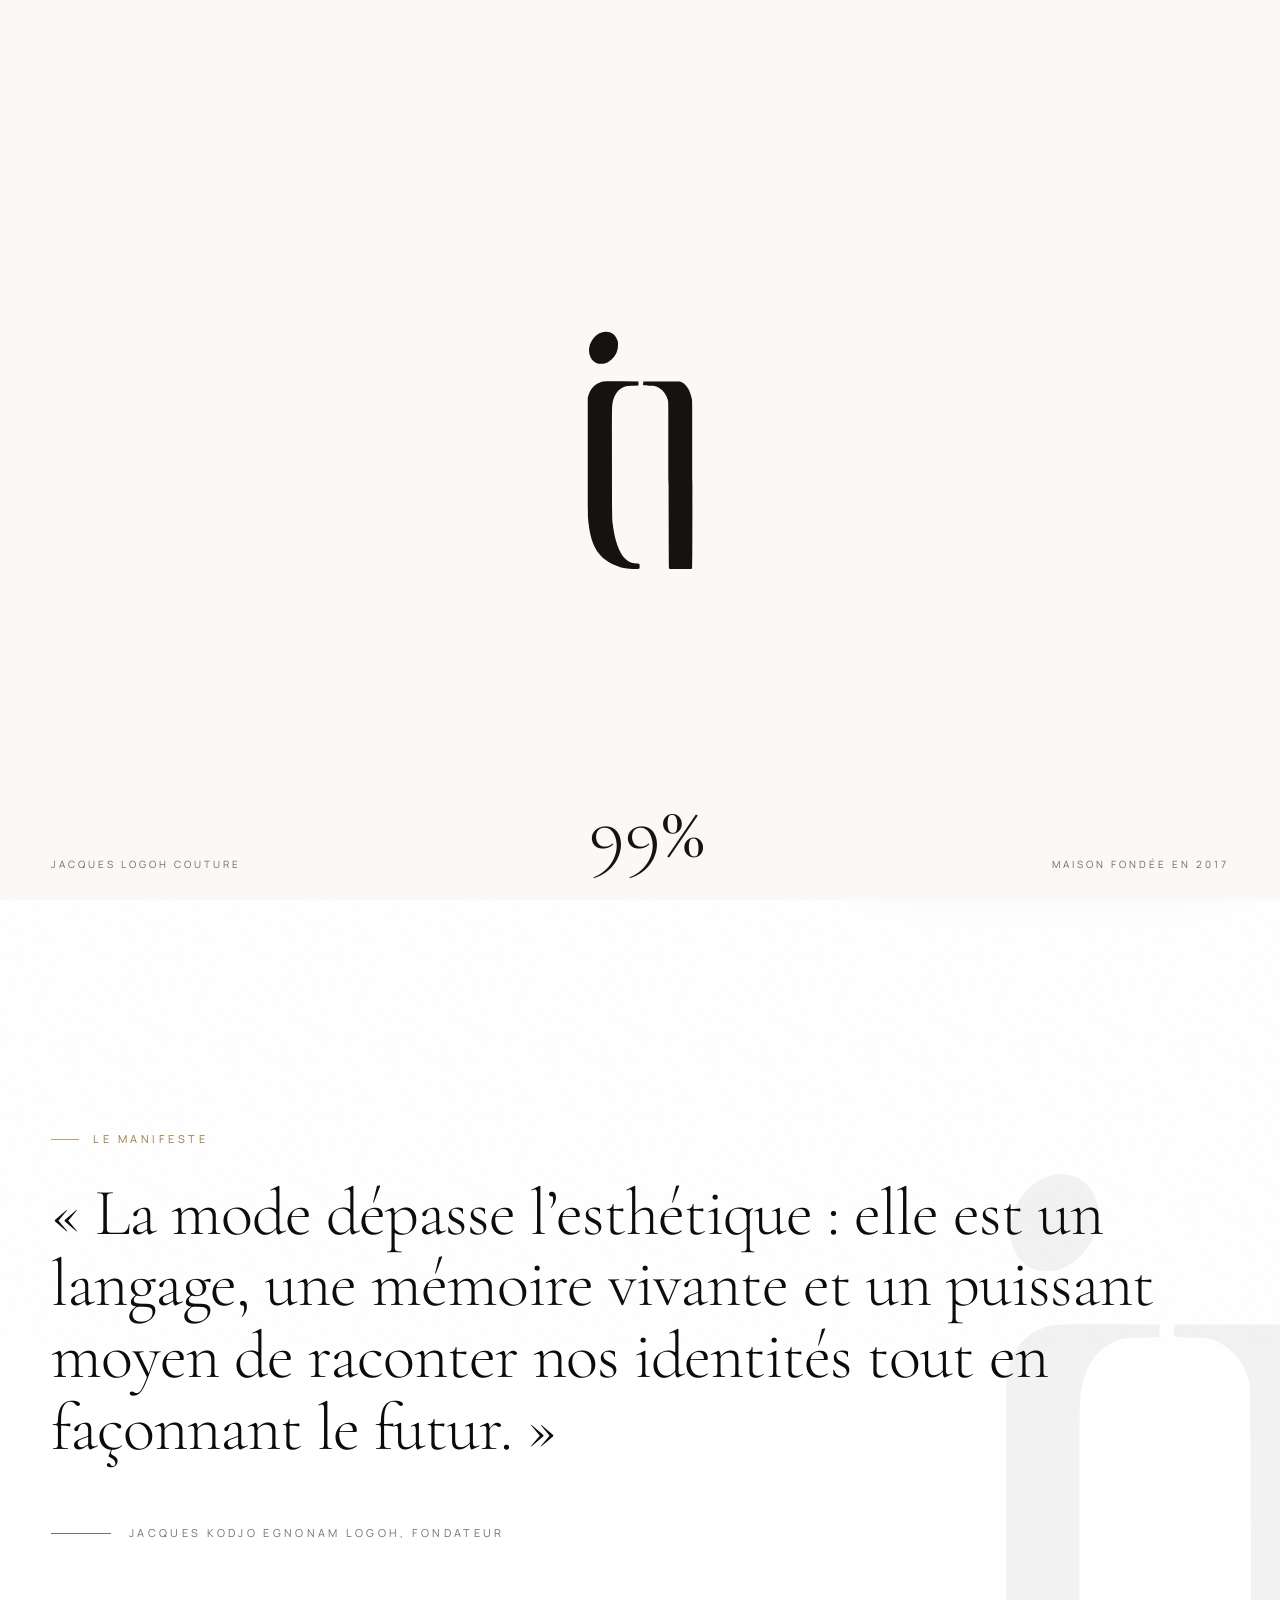
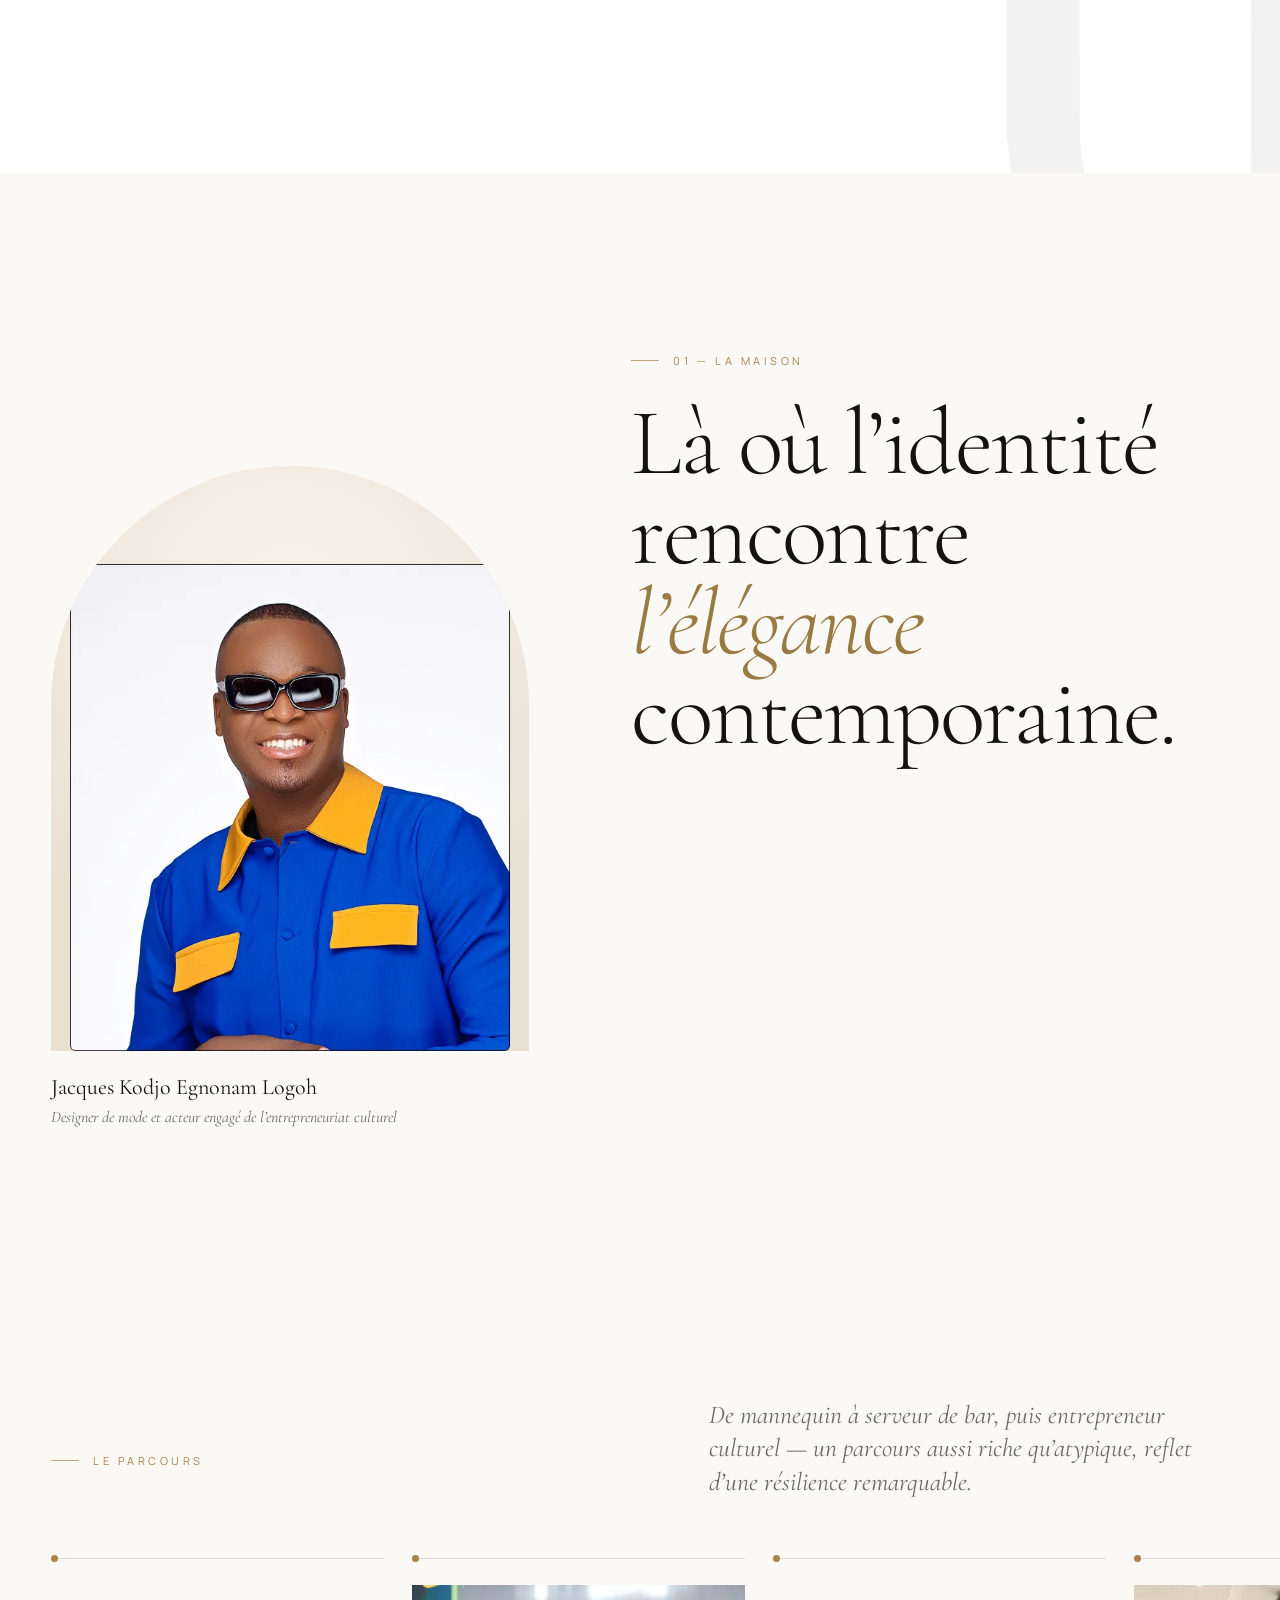
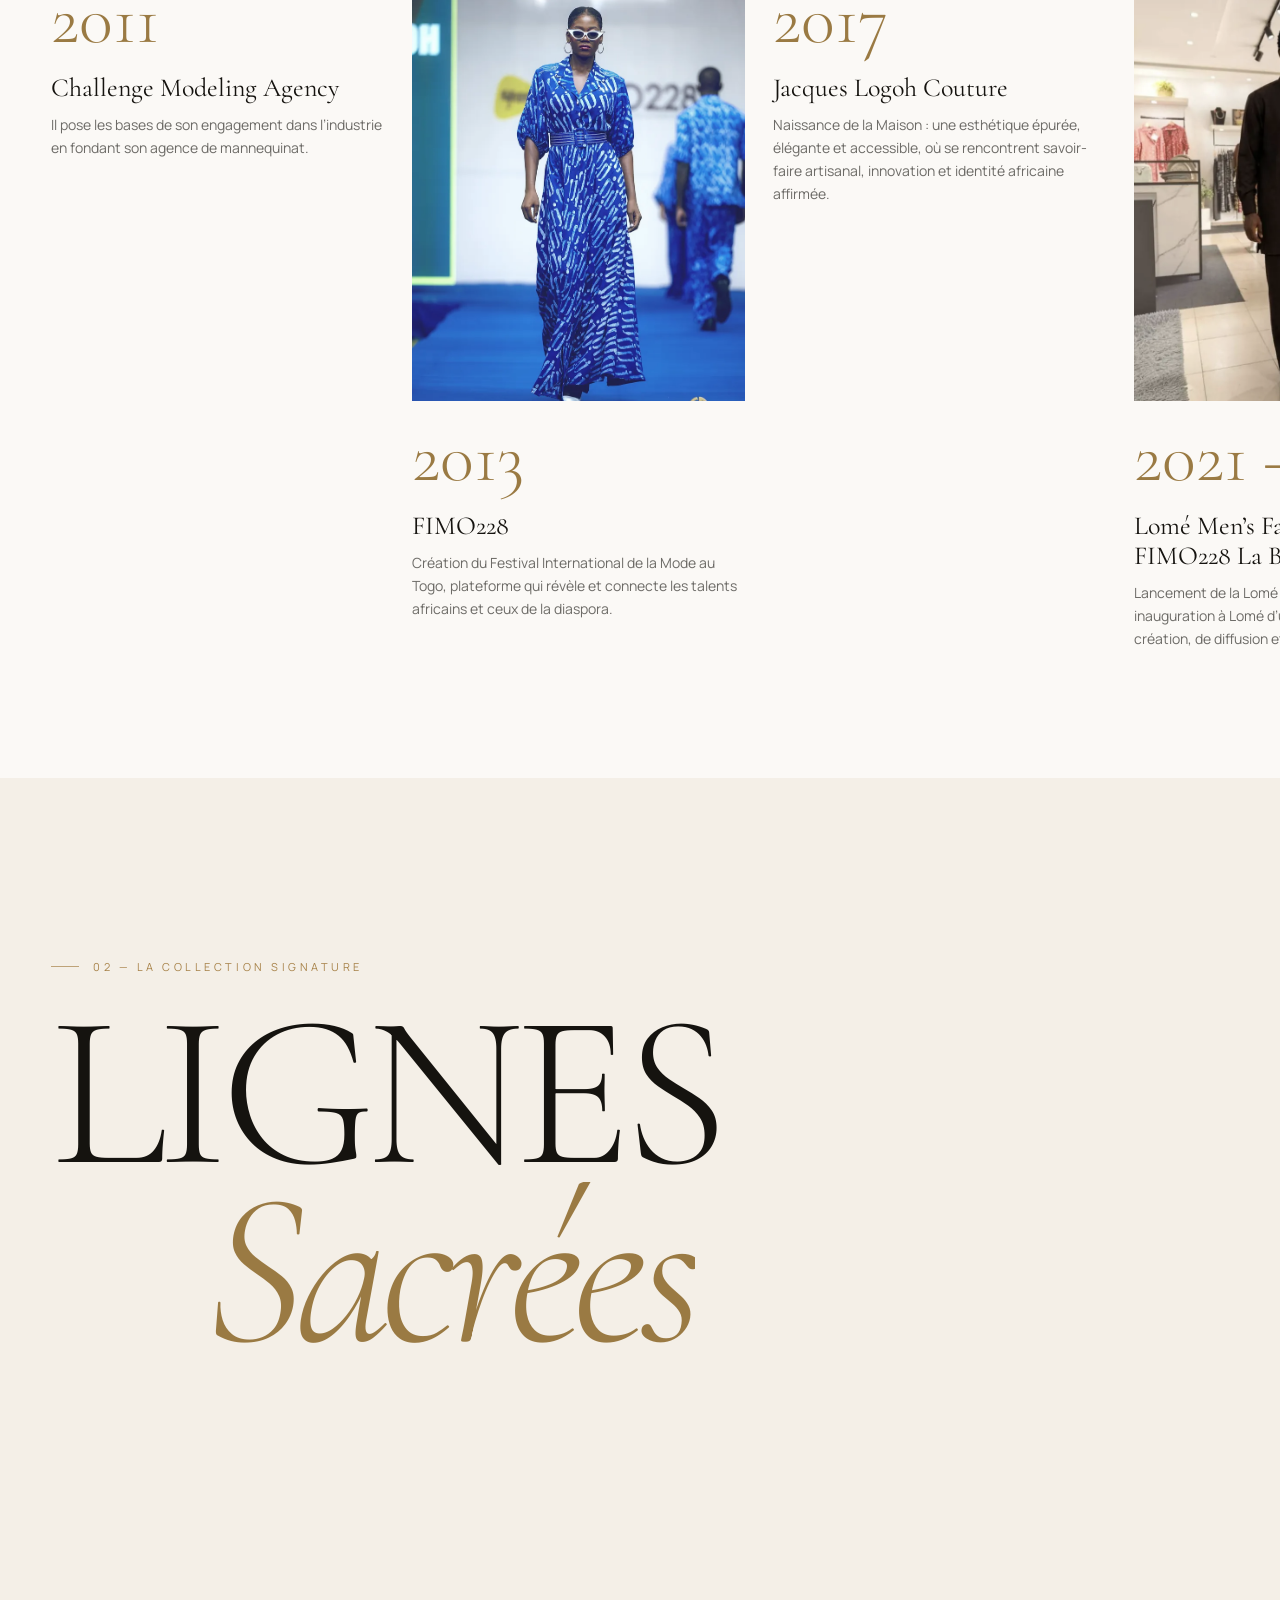
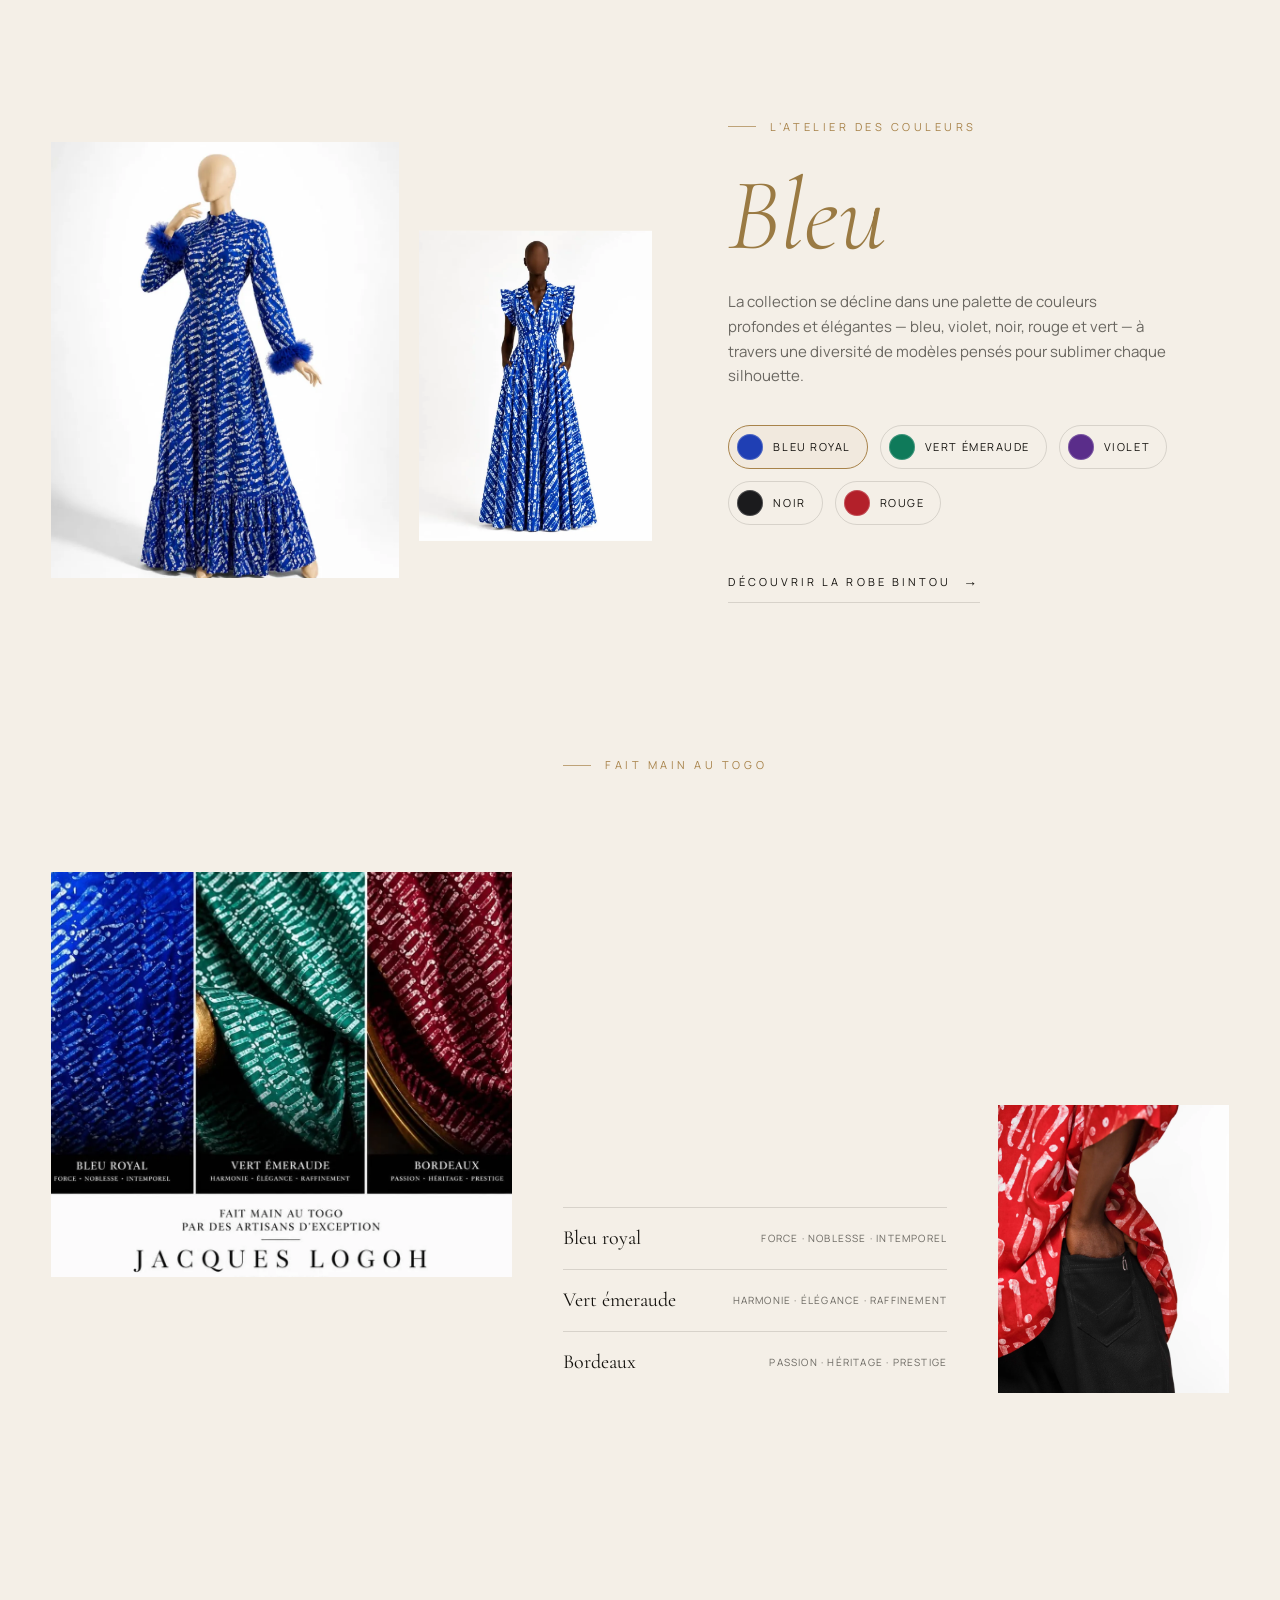
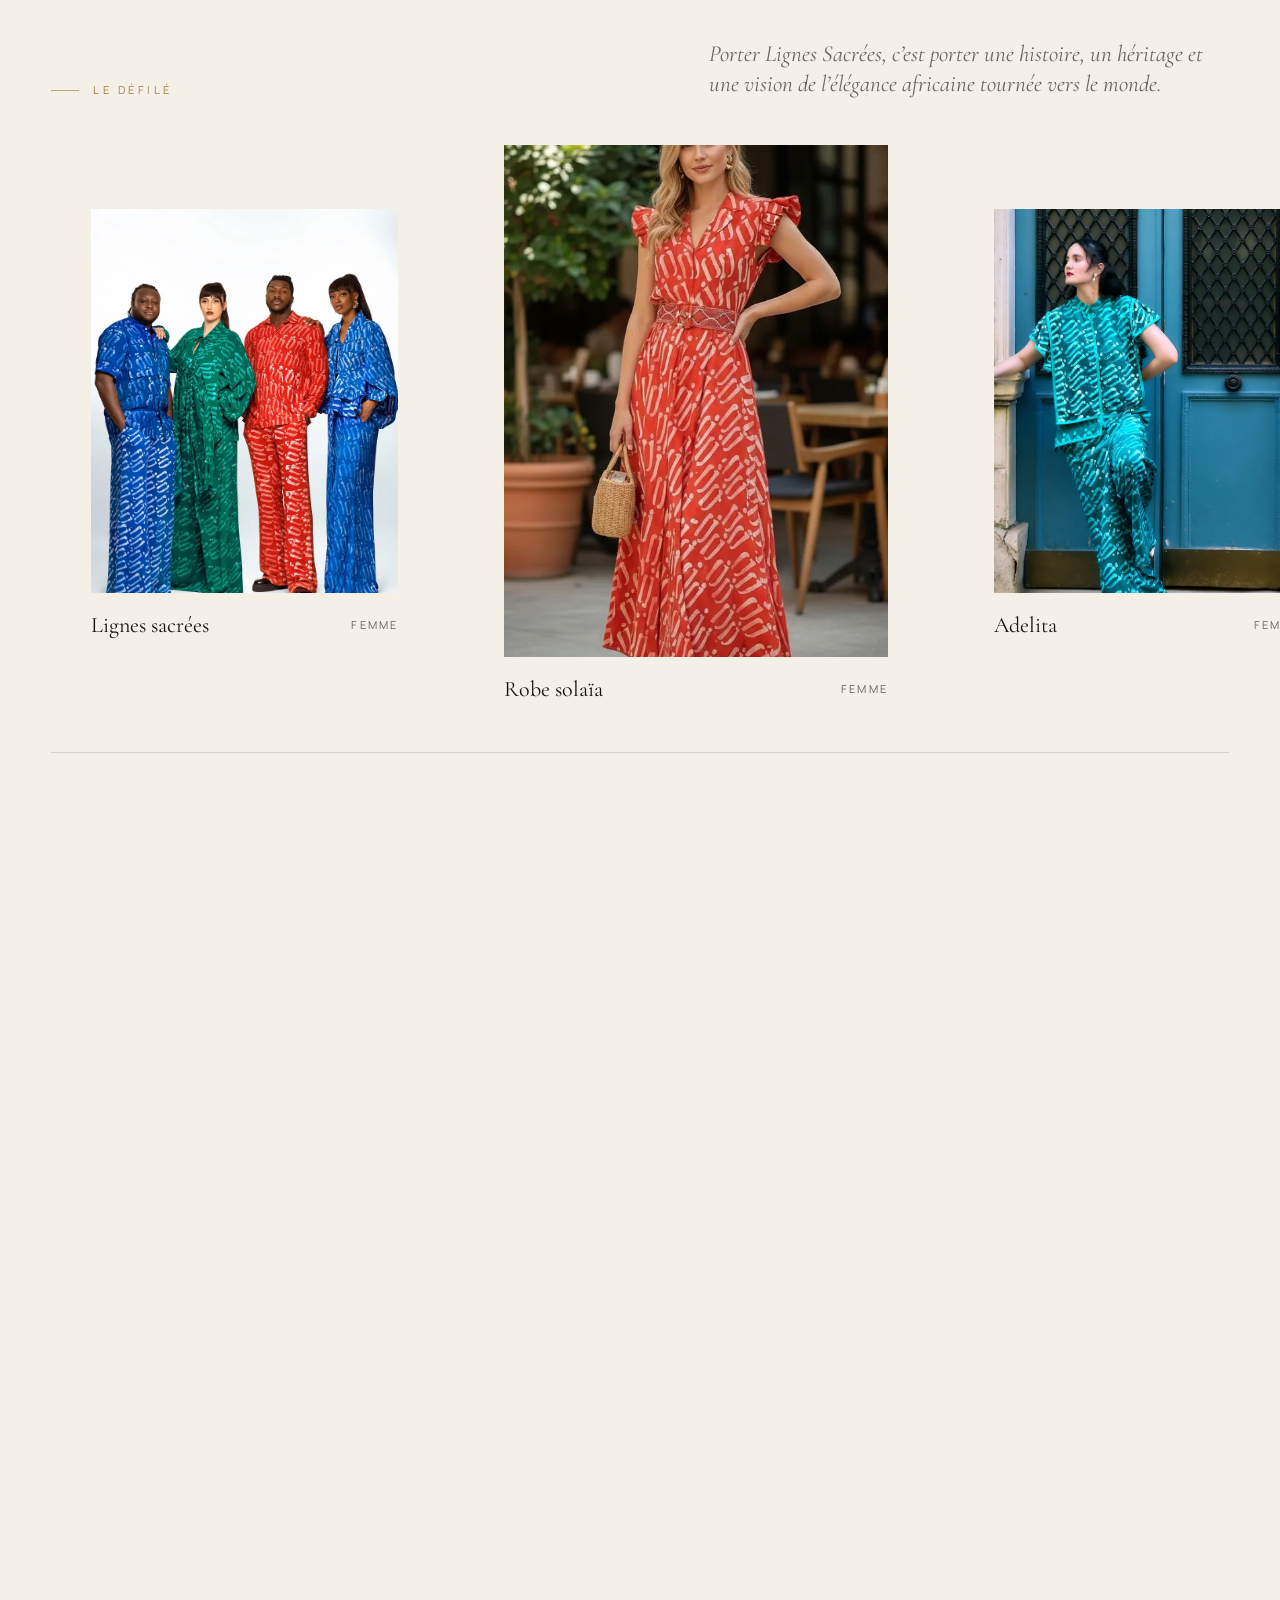
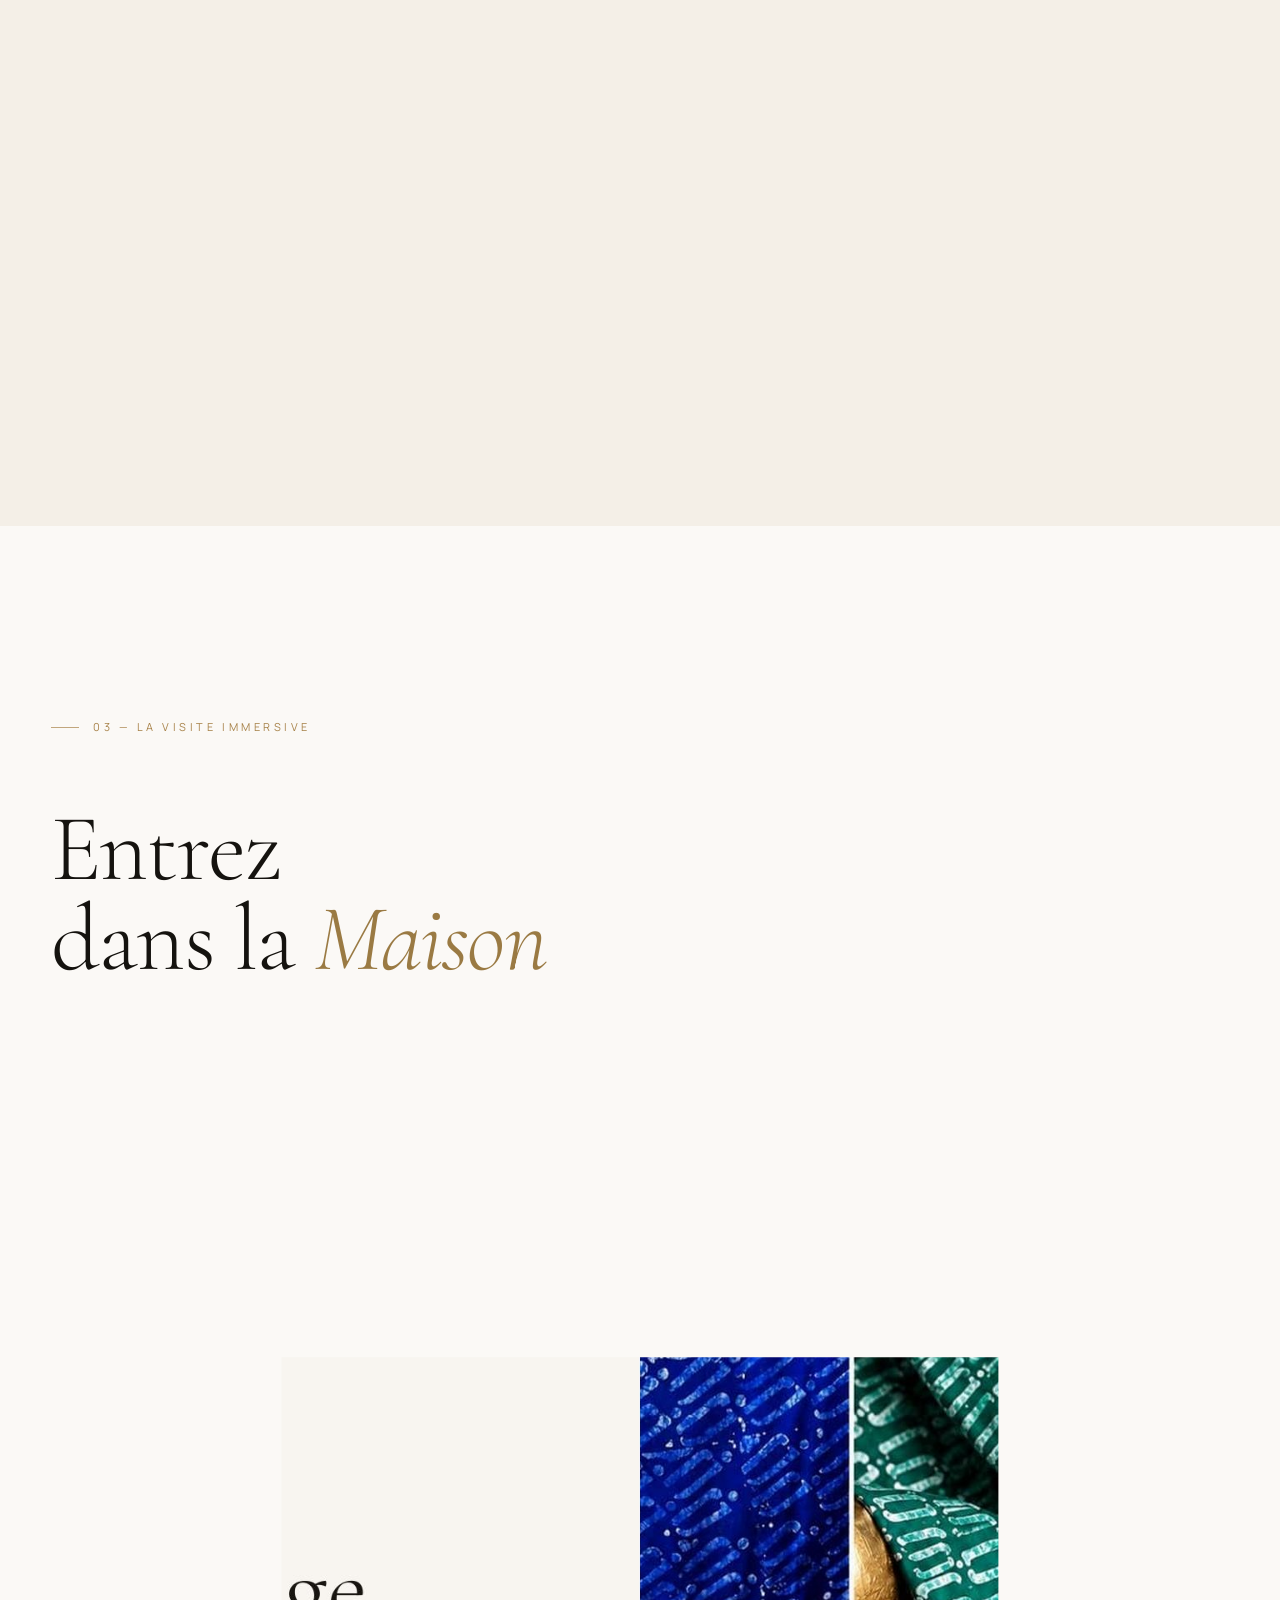
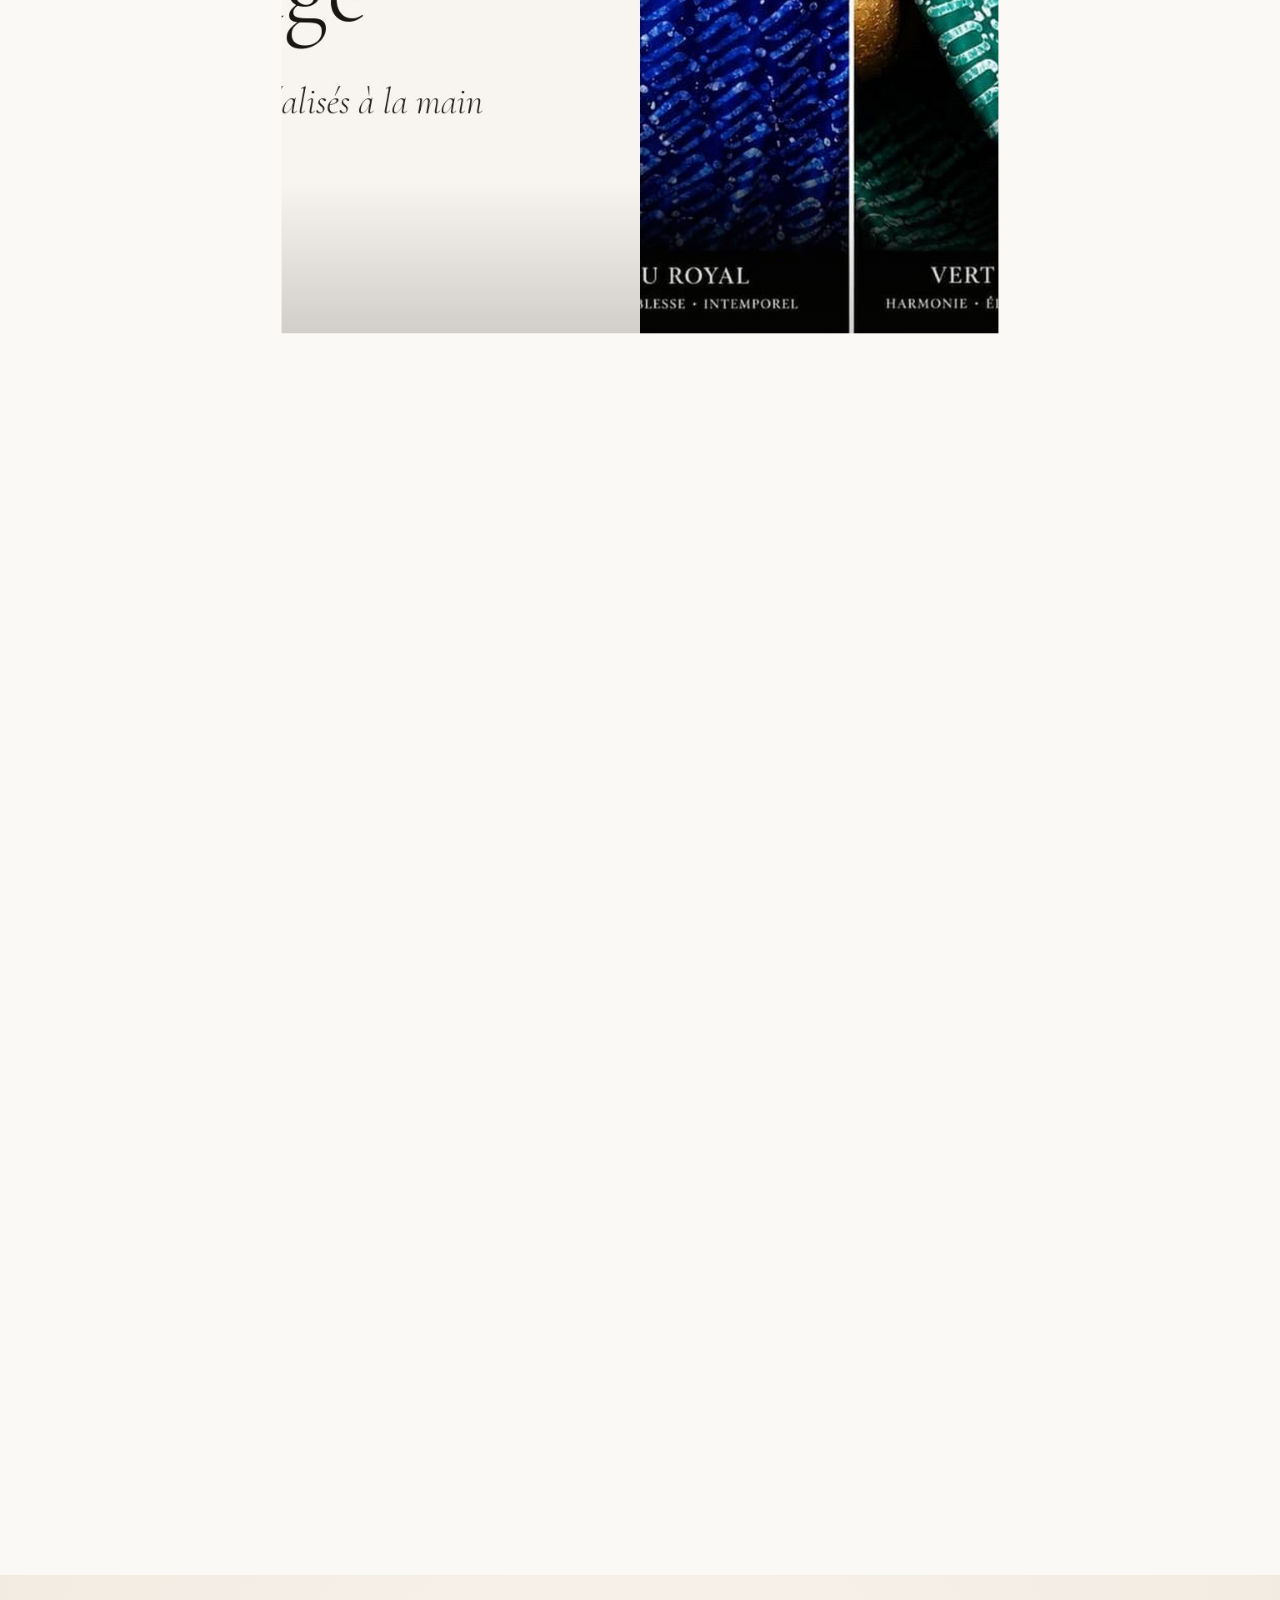
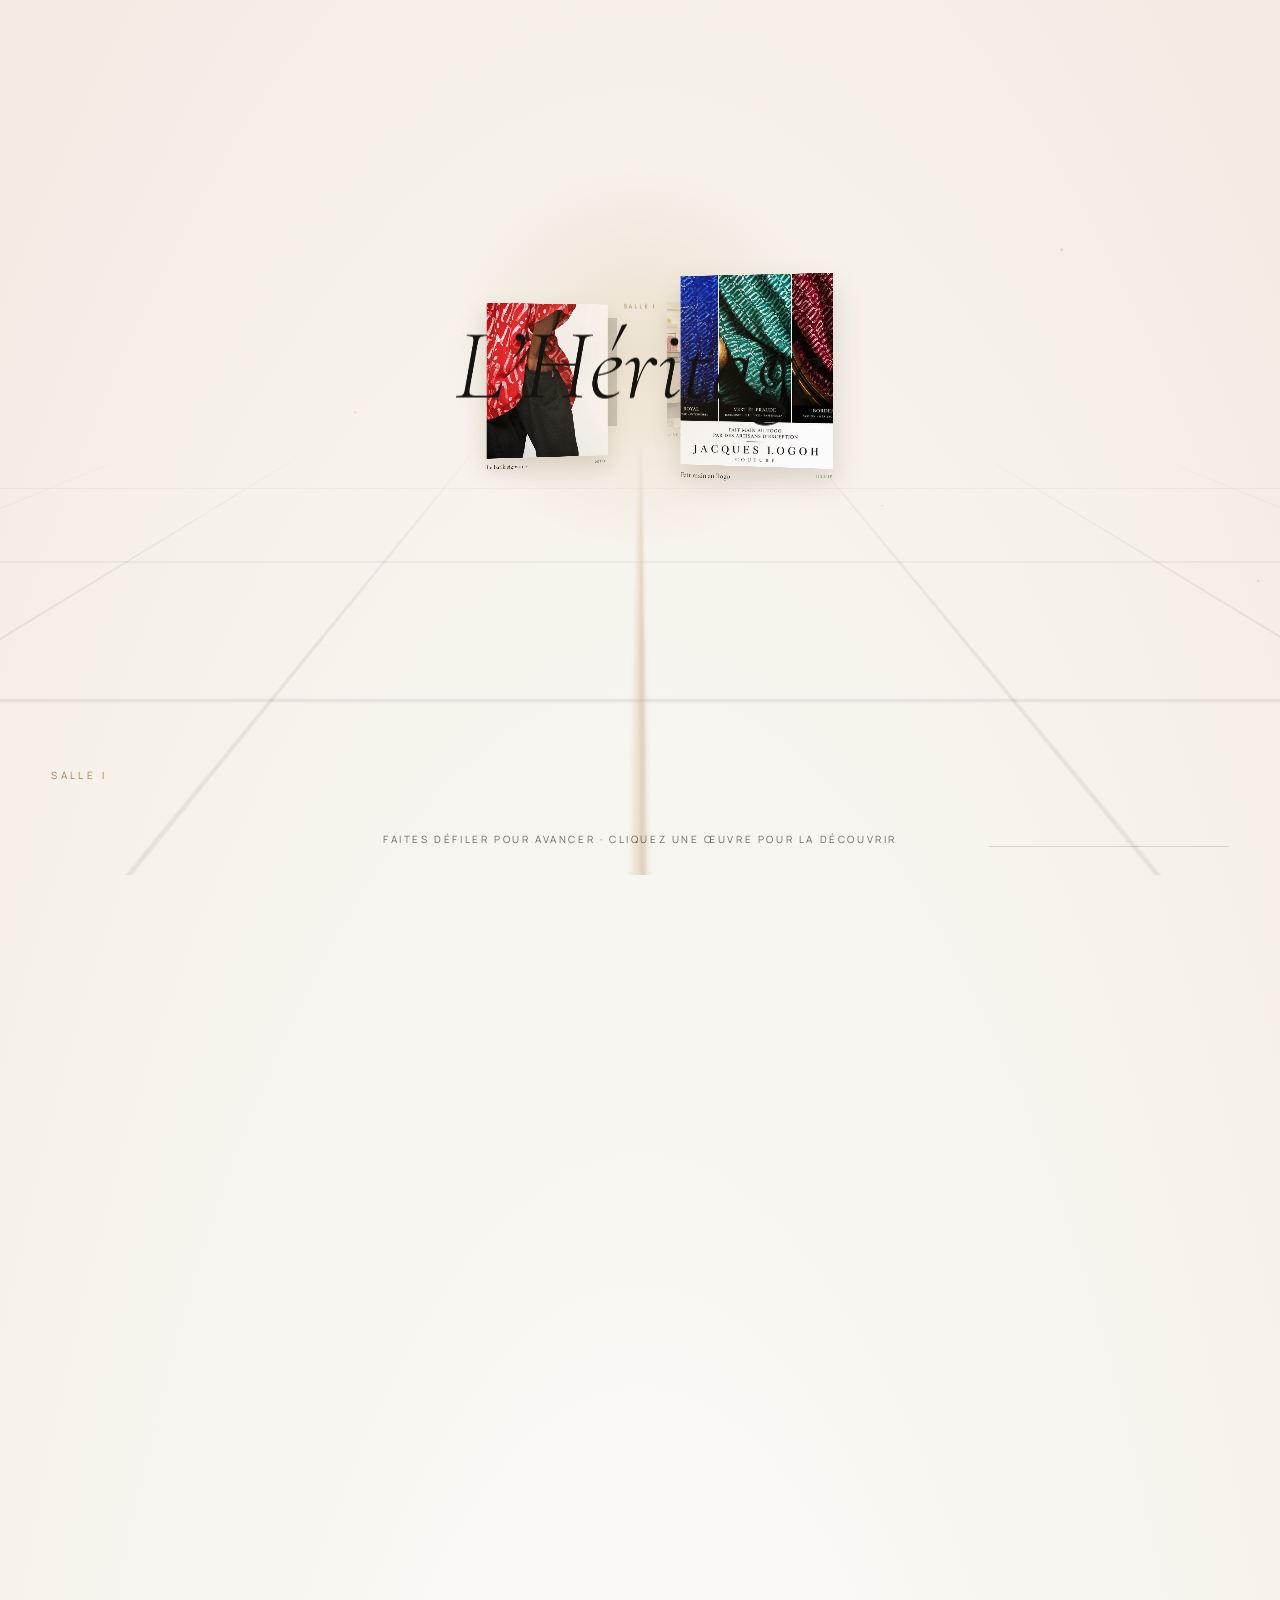
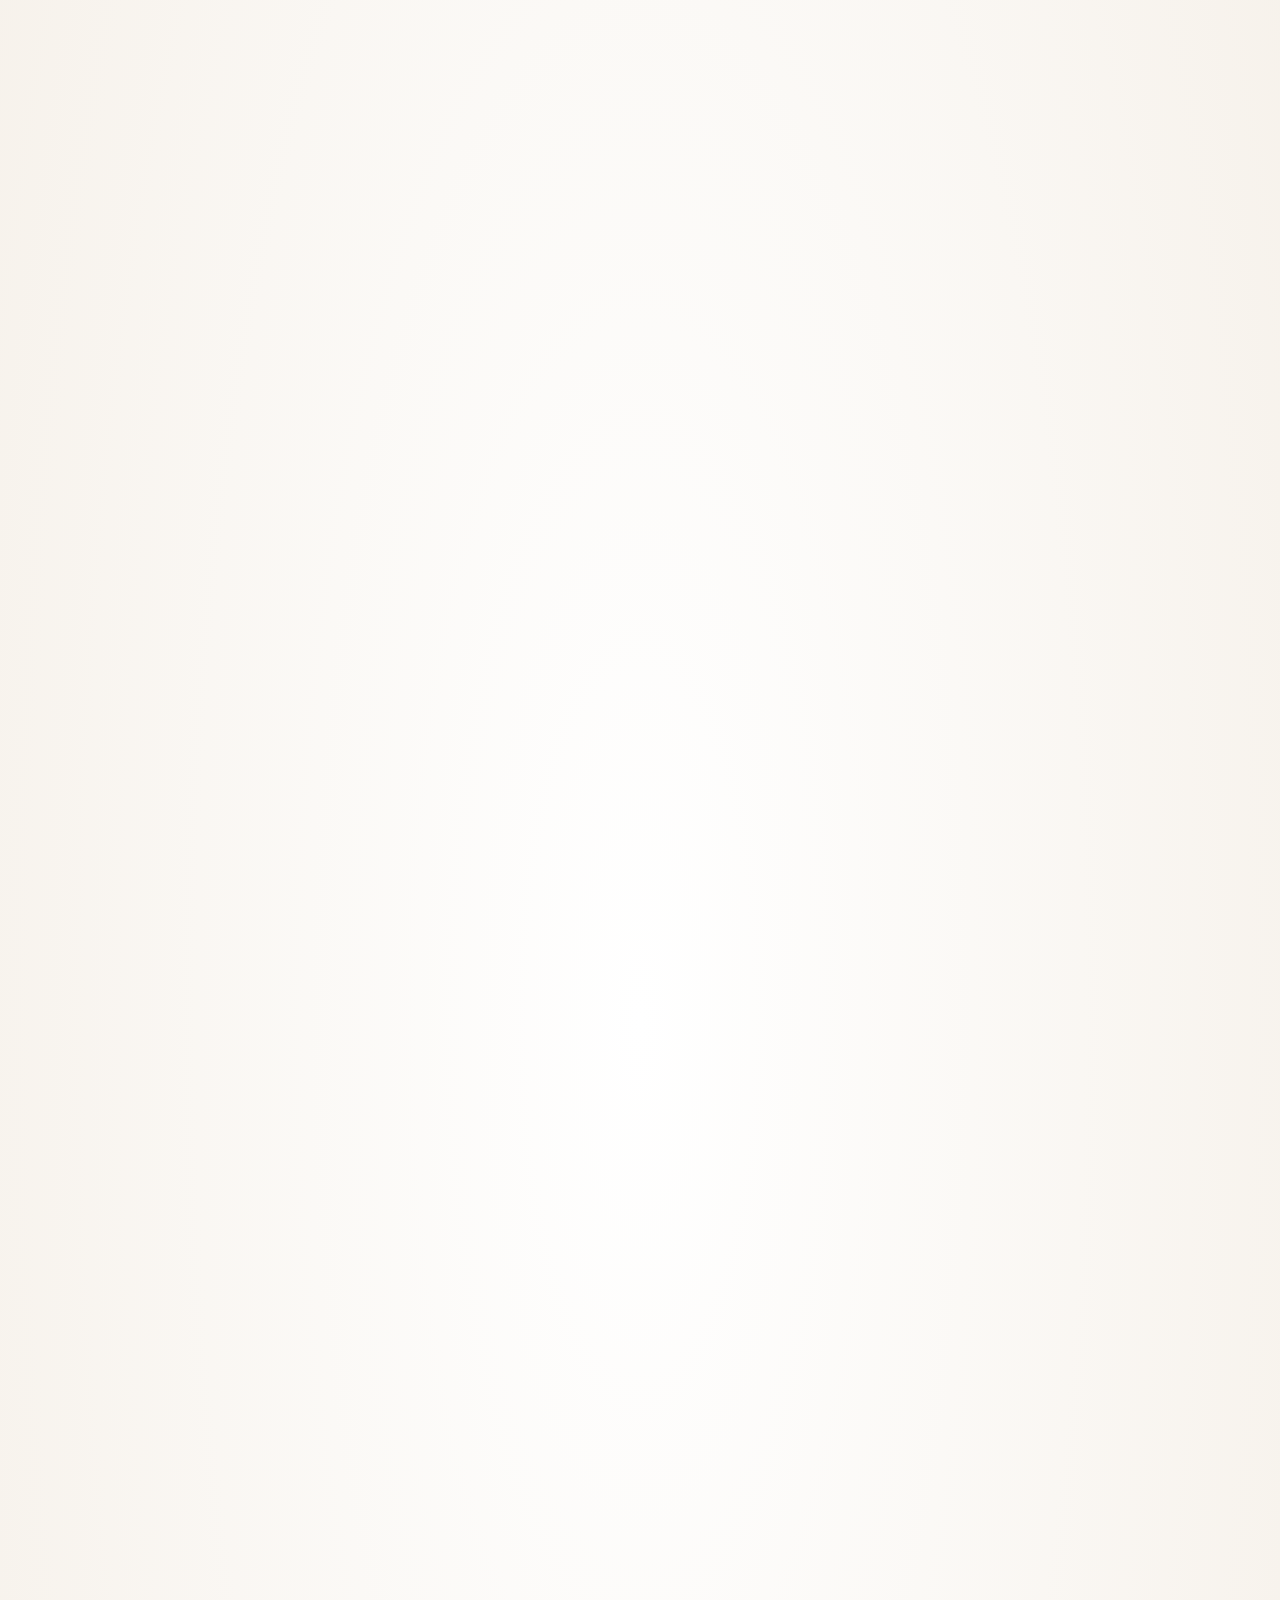
<file: clair.html>
<!doctype html>
<html lang="fr">
<head>
<meta charset="utf-8">
<meta name="viewport" content="width=device-width, initial-scale=1">
<meta name="robots" content="noindex, nofollow">
<title>Jacques Logoh Couture</title>
<!-- Ancienne adresse du modèle clair : le site est désormais une seule page, en mode clair par défaut. -->
<script>location.replace('./')</script>
<meta http-equiv="refresh" content="0; url=./">
<style>body{margin:0;background:#fbf9f6}</style>
</head>
<body></body>
</html>
</file>
<file: assets/css/fonts.css>
/* Polices auto-hébergées (variables) — fonctionnent hors-ligne */
@font-face{font-family:"Cormorant Garamond";font-style:normal;font-weight:300 700;font-display:swap;src:url(../fonts/cormorant-garamond.woff2) format("woff2")}
@font-face{font-family:"Cormorant Garamond";font-style:italic;font-weight:300 700;font-display:swap;src:url(../fonts/cormorant-garamond-italic.woff2) format("woff2")}
@font-face{font-family:"Manrope";font-style:normal;font-weight:200 800;font-display:swap;src:url(../fonts/manrope.woff2) format("woff2")}
</file>
<file: assets/css/style.css>
/* =========================================================
   JACQUES LOGOH COUTURE — refonte immersive
   ========================================================= */
:root{
  --noir:#0c0b0a; --encre:#151311; --charbon:#1d1a17;
  --ivoire:#f2ece2; --creme:#e9e1d4; --sable:#cfc3b0;
  --or:#c9a870; --or-2:#e2c995;
  --txt:#f2ece2; --muted:rgba(242,236,226,.62); --line:rgba(242,236,226,.16);
  --serif:"Cormorant Garamond","Times New Roman",serif;
  --sans:"Manrope","Helvetica Neue",Arial,sans-serif;
  --gut:clamp(16px,4vw,64px);
  --ease:cubic-bezier(.22,1,.36,1);
  --ease-io:cubic-bezier(.76,0,.24,1);
}
*,*::before,*::after{box-sizing:border-box}
html{-webkit-text-size-adjust:100%;scroll-behavior:auto}
html.lenis,html.lenis body{height:auto}
.lenis.lenis-smooth{scroll-behavior:auto!important}
.lenis.lenis-stopped{overflow:hidden}
body{margin:0;background:var(--noir);color:var(--txt);font-family:var(--sans);font-size:15px;line-height:1.65;font-weight:400;-webkit-font-smoothing:antialiased;overflow-x:hidden}
body.is-loading{overflow:hidden}
img,video,svg{display:block;max-width:100%}
a{color:inherit;text-decoration:none}
button{font:inherit;color:inherit;background:none;border:0;padding:0;cursor:pointer}
em{font-style:italic;font-family:var(--serif)}
::selection{background:var(--or);color:var(--noir)}
.sr-only{position:absolute!important;width:1px;height:1px;overflow:hidden;clip:rect(0 0 0 0);white-space:nowrap}
:focus-visible{outline:1px solid var(--or);outline-offset:4px}

.eyebrow{font-family:var(--sans);font-size:11px;letter-spacing:.32em;text-transform:uppercase;color:var(--or);margin:0 0 28px;display:flex;align-items:center;gap:14px}
.eyebrow::before{content:"";width:28px;height:1px;background:currentColor;opacity:.7}
.display{font-family:var(--serif);font-weight:300;font-size:clamp(44px,7.4vw,124px);line-height:.95;letter-spacing:-.02em;margin:0}
.display em{color:var(--or-2);font-weight:300}
.light{background:var(--ivoire);color:var(--noir);--muted:rgba(12,11,10,.6);--line:rgba(12,11,10,.14)}
.light .eyebrow{color:#9a7a43}
.light .display em{color:#9a7a43}

.btn{display:inline-flex;align-items:center;justify-content:center;gap:10px;height:54px;padding:0 30px;border:1px solid currentColor;font-size:11px;letter-spacing:.28em;text-transform:uppercase;position:relative;overflow:hidden;transition:color .5s var(--ease);isolation:isolate;white-space:nowrap}
.btn::before{content:"";position:absolute;inset:0;background:var(--or);transform:translateY(101%);transition:transform .6s var(--ease);z-index:-1}
.btn:hover{color:var(--noir);border-color:var(--or)}
.btn:hover::before{transform:none}
.btn--solid{background:var(--txt);color:var(--noir);border-color:var(--txt)}
.light .btn--solid{background:var(--noir);color:var(--ivoire)}
.link-arrow{display:inline-flex;gap:12px;align-items:center;font-size:11px;letter-spacing:.28em;text-transform:uppercase;border-bottom:1px solid var(--line);padding-bottom:8px;transition:gap .4s var(--ease),border-color .4s}
.link-arrow::after{content:"→";font-size:14px}
.link-arrow:hover{gap:22px;border-color:var(--or)}

/* grain */
.grain{position:fixed;inset:-50%;width:200%;height:200%;pointer-events:none;z-index:90;opacity:.055;background-image:url("data:image/svg+xml,%3Csvg xmlns='http://www.w3.org/2000/svg' width='160' height='160'%3E%3Cfilter id='n'%3E%3CfeTurbulence type='fractalNoise' baseFrequency='.9' numOctaves='3' stitchTiles='stitch'/%3E%3C/filter%3E%3Crect width='100%25' height='100%25' filter='url(%23n)'/%3E%3C/svg%3E");animation:grain 1.2s steps(6) infinite}
@keyframes grain{0%{transform:translate(0,0)}20%{transform:translate(-3%,2%)}40%{transform:translate(2%,-3%)}60%{transform:translate(-2%,-1%)}80%{transform:translate(3%,3%)}100%{transform:translate(0,0)}}

/* cursor */
.cursor{position:fixed;left:0;top:0;z-index:200;pointer-events:none;mix-blend-mode:difference;display:none}
@media (hover:hover) and (pointer:fine){.cursor{display:block}}
.cursor__dot{position:absolute;width:6px;height:6px;margin:-3px 0 0 -3px;border-radius:50%;background:#fff}
.cursor__ring{position:absolute;width:38px;height:38px;margin:-19px 0 0 -19px;border-radius:50%;border:1px solid rgba(255,255,255,.6);display:grid;place-items:center;transition:width .5s var(--ease),height .5s var(--ease),margin .5s var(--ease),background .4s,border-color .4s}
.cursor__label{font-style:normal;font-family:var(--sans);font-size:10px;letter-spacing:.22em;text-transform:uppercase;color:#000;opacity:0;transition:opacity .3s}
.cursor.is-hover .cursor__ring{width:96px;height:96px;margin:-48px 0 0 -48px;background:#fff;border-color:#fff}
.cursor.is-hover .cursor__label{opacity:1}
.cursor.is-link .cursor__ring{width:60px;height:60px;margin:-30px 0 0 -30px}

/* ---------- loader ---------- */
.loader{position:fixed;inset:0;z-index:300;background:var(--noir);display:grid;place-items:center}
.loader__mark{width:min(16vw,110px)}
.loader__svg{width:100%;height:auto;overflow:visible}
.loader__ghost{color:rgba(242,236,226,.08)}
.loader__fill{color:var(--ivoire)}
.loader__meta{position:absolute;left:var(--gut);right:var(--gut);bottom:max(28px,env(safe-area-inset-bottom));display:flex;justify-content:space-between;align-items:flex-end;font-size:10px;letter-spacing:.3em;text-transform:uppercase;color:var(--muted)}
.loader__count{font-family:var(--serif);font-size:clamp(40px,6vw,84px);letter-spacing:0;color:var(--ivoire);line-height:1}
.loader__count b{font-weight:300}
@media (max-width:640px){.loader__meta span:first-child,.loader__meta span:last-child{display:none}.loader__meta{justify-content:center}}

/* ---------- header ---------- */
.header{position:fixed;top:0;left:0;right:0;z-index:120;display:grid;grid-template-columns:1fr auto 1fr;align-items:center;padding:22px var(--gut);mix-blend-mode:difference;color:#fff;transition:transform 1s var(--ease),opacity 1s var(--ease)}
.js .header{opacity:0;transform:translateY(-100%)}
.js .header.is-in{opacity:1;transform:none}
.js .header.is-in.is-hidden{transform:translateY(-110%)}
.header__menu{display:flex;align-items:center;gap:14px;font-size:11px;letter-spacing:.3em;text-transform:uppercase;justify-self:start}
.burger{width:28px;height:10px;position:relative;display:block}
.burger i{position:absolute;left:0;right:0;height:1px;background:currentColor;transition:transform .6s var(--ease),top .6s var(--ease),width .4s}
.burger i:first-child{top:0}.burger i:last-child{top:9px;width:70%}
.header__menu:hover .burger i:last-child{width:100%}
body.menu-open .burger i:first-child{top:5px;transform:rotate(45deg)}
body.menu-open .burger i:last-child{top:5px;width:100%;transform:rotate(-45deg)}
.header__brand{display:flex;align-items:center;gap:12px}
.header__mark{width:16px;height:35px}
.header__word{font-family:var(--serif);font-size:22px;letter-spacing:.18em;text-transform:uppercase;font-weight:400;white-space:nowrap}
.header__word em{font-size:.75em;letter-spacing:.3em;opacity:.7}
.header__tools{justify-self:end;display:flex;align-items:center;gap:28px;font-size:11px;letter-spacing:.24em;text-transform:uppercase}
.currency{display:flex;gap:2px;border:1px solid rgba(255,255,255,.3);border-radius:40px;padding:3px}
.currency button{padding:5px 10px;border-radius:30px;font-size:10px;letter-spacing:.16em;transition:background .3s,color .3s}
.currency button.is-active{background:#fff;color:#000}
.cart-count{display:inline-grid;place-items:center;min-width:20px;height:20px;border-radius:20px;border:1px solid currentColor;font-size:10px;margin-left:6px;letter-spacing:0}
@media (max-width:860px){
  .header{padding:16px var(--gut)}
  .header__label,.header__word em{display:none}
  .header__word{font-size:15px;letter-spacing:.14em}
  .header__tools{gap:12px}
  .currency{display:none}
}
@media (max-width:420px){.header__word{display:none}}

/* ---------- menu ---------- */
.menu{position:fixed;inset:0;z-index:110;visibility:hidden;pointer-events:none}
.menu__bg{position:absolute;inset:0;background:var(--encre);clip-path:inset(0 0 100% 0);transition:clip-path 1s var(--ease-io)}
body.menu-open .menu{visibility:visible;pointer-events:auto}
body.menu-open .menu__bg{clip-path:inset(0 0 0 0)}
.menu__inner{position:relative;height:100%;display:grid;grid-template-columns:1.3fr 1fr;gap:var(--gut);padding:120px var(--gut) 40px;align-items:center}
.menu__list{list-style:none;margin:0;padding:0}
.menu__list li{overflow:hidden}
.menu__list a{display:flex;align-items:baseline;gap:18px;font-family:var(--serif);font-weight:300;font-size:clamp(34px,5.6vw,84px);line-height:1.08;transform:translateY(110%);transition:transform .9s var(--ease),color .3s,padding .5s var(--ease)}
.menu__list a small{font-family:var(--sans);font-size:11px;letter-spacing:.2em;color:var(--or)}
.menu__list a:hover{color:var(--or-2);padding-left:18px;font-style:italic}
body.menu-open .menu__list a{transform:none}
body.menu-open .menu__list li:nth-child(1) a{transition-delay:.25s}
body.menu-open .menu__list li:nth-child(2) a{transition-delay:.3s}
body.menu-open .menu__list li:nth-child(3) a{transition-delay:.35s}
body.menu-open .menu__list li:nth-child(4) a{transition-delay:.4s}
body.menu-open .menu__list li:nth-child(5) a{transition-delay:.45s}
body.menu-open .menu__list li:nth-child(6) a{transition-delay:.5s}
body.menu-open .menu__list li:nth-child(7) a{transition-delay:.55s}
.menu__preview{aspect-ratio:4/5;max-height:70vh;overflow:hidden;border-radius:999px 999px 0 0;opacity:0;transform:scale(.92);transition:opacity .8s .4s,transform 1.2s .4s var(--ease)}
.menu__preview img{width:100%;height:100%;object-fit:cover;transition:opacity .4s}
body.menu-open .menu__preview{opacity:1;transform:none}
.menu__foot{grid-column:1/-1;display:flex;justify-content:space-between;gap:20px;flex-wrap:wrap;font-size:12px;color:var(--muted);border-top:1px solid var(--line);padding-top:22px;opacity:0;transition:opacity .6s .6s}
body.menu-open .menu__foot{opacity:1}
.menu__socials{display:flex;gap:22px;text-transform:uppercase;letter-spacing:.2em;font-size:10px}
.menu__socials a:hover{color:var(--or)}
@media (max-width:860px){.menu__inner{grid-template-columns:1fr;padding-top:100px;align-content:center}.menu__preview{display:none}}

/* ---------- hero ---------- */
.hero{position:relative;height:100svh;min-height:640px;overflow:hidden;display:grid;place-items:center}
.hero__stage{position:absolute;inset:0;display:grid;place-items:center;pointer-events:none}
.hero__arch{pointer-events:auto;width:min(31vw,62vh);aspect-ratio:4/5;border-radius:999px 999px 0 0;overflow:hidden;position:relative;will-change:transform,clip-path;clip-path:inset(100% 0 0 0);box-shadow:0 60px 120px rgba(0,0,0,.5)}
.hero__video{width:100%;height:100%;object-fit:cover;transform:scale(1.15)}
.hero__arch::after{content:"";position:absolute;inset:0;background:linear-gradient(180deg,transparent 55%,rgba(12,11,10,.45))}
.hero__title{position:absolute;left:0;right:0;font-family:var(--serif);font-weight:300;font-size:clamp(84px,19vw,340px);line-height:.8;letter-spacing:-.035em;text-transform:uppercase;white-space:nowrap;pointer-events:none;z-index:2;mix-blend-mode:difference;color:#fff}
.hero__title--top{top:11vh;padding-left:var(--gut)}
.hero__title--bottom{bottom:9vh;text-align:right;padding-right:var(--gut);font-style:italic;text-transform:none;letter-spacing:-.03em}
.split .ch{display:inline-block;will-change:transform}
.hero__title .split{display:inline-block;overflow:hidden;padding:0 .02em .06em}
.hero__side{position:absolute;top:50%;transform:translateY(-50%);margin:0;display:flex;flex-direction:column;gap:6px;font-size:10px;letter-spacing:.34em;text-transform:uppercase;color:var(--muted);z-index:3}
.hero__side--l{left:var(--gut)}
.hero__side--r{right:var(--gut);text-align:right}
.hero__foot{position:absolute;left:var(--gut);right:var(--gut);bottom:28px;display:flex;justify-content:space-between;align-items:flex-end;z-index:3}
.hero__claim{margin:0;font-family:var(--serif);font-style:italic;font-size:18px;color:var(--muted)}
.hero__scroll{display:flex;align-items:center;gap:14px;font-size:10px;letter-spacing:.34em;text-transform:uppercase;color:var(--muted)}
.hero__scroll i{width:1px;height:46px;background:var(--line);position:relative;overflow:hidden}
.hero__scroll i::after{content:"";position:absolute;left:0;top:-50%;width:1px;height:50%;background:var(--or);animation:drip 2.2s var(--ease-io) infinite}
@keyframes drip{to{top:110%}}
@media (max-width:860px){
  .hero__arch{width:min(74vw,48vh)}
  .hero__title--top{top:13vh}
  .hero__title--bottom{bottom:16vh}
  .hero__side{display:none}
  .hero__claim{font-size:15px}
}

/* ---------- manifesto ---------- */
.manifesto{position:relative;padding:clamp(120px,18vw,260px) var(--gut);overflow:hidden}
.manifesto__quote{margin:0;max-width:1400px;font-family:var(--serif);font-weight:300;font-size:clamp(32px,5.2vw,86px);line-height:1.08;letter-spacing:-.015em}
.manifesto__quote .w{opacity:.12;transition:none}
.manifesto__sign{margin:60px 0 0;display:flex;align-items:center;gap:18px;font-size:11px;letter-spacing:.3em;text-transform:uppercase;color:var(--muted)}
.manifesto__sign .line{width:60px;height:1px;background:currentColor}
.manifesto__marks{position:absolute;right:-4vw;bottom:-10vw;width:clamp(180px,26vw,420px);color:rgba(12,11,10,.05);pointer-events:none}
.manifesto__marks svg{width:100%;height:auto;aspect-ratio:421/929}

/* ---------- maison ---------- */
.maison{padding:clamp(100px,14vw,200px) 0 0;position:relative}
.maison__grid{display:grid;grid-template-columns:1fr 1.25fr;gap:clamp(40px,8vw,140px);padding:0 var(--gut);align-items:center}
.maison__portrait{position:relative}
.maison__arch{aspect-ratio:605/740;border-radius:999px 999px 0 0;overflow:hidden;background:radial-gradient(120% 80% at 50% 20%,#2a2520,#141210 70%);display:flex;align-items:flex-end;justify-content:center}
.maison__arch img{width:92%;height:auto}
.maison__caption{margin:22px 0 0;font-family:var(--serif);font-size:22px;line-height:1.3}
.maison__caption em{font-size:16px;color:var(--muted)}
.maison__body{margin-top:48px;columns:2;column-gap:40px;color:var(--muted)}
.maison__body p{margin:0 0 18px;break-inside:avoid}
.maison__body p:first-child::first-letter{font-family:var(--serif);float:left;font-size:72px;line-height:.8;padding:6px 10px 0 0;color:var(--or-2)}
@media (max-width:960px){.maison__grid{grid-template-columns:1fr}.maison__portrait{max-width:440px}.maison__body{columns:1}}

.timeline{margin-top:clamp(100px,12vw,180px);position:relative;overflow:hidden}
.timeline__head{display:flex;justify-content:space-between;gap:40px;padding:0 var(--gut);align-items:flex-end;flex-wrap:wrap}
.timeline__intro{max-width:520px;margin:0;font-family:var(--serif);font-size:clamp(20px,2vw,28px);line-height:1.3;font-style:italic;color:var(--muted)}
.timeline__track{display:flex;gap:28px;padding:60px var(--gut) clamp(80px,10vw,140px);width:max-content}
.tl{width:clamp(260px,26vw,380px);flex:none;border-top:1px solid var(--line);padding-top:26px;position:relative}
.tl::before{content:"";position:absolute;top:-4px;left:0;width:7px;height:7px;border-radius:50%;background:var(--or)}
.tl__year{display:block;font-family:var(--serif);font-size:clamp(54px,5.5vw,92px);line-height:1;font-weight:300;color:var(--or-2);margin-bottom:18px}
.tl h3{font-family:var(--serif);font-weight:400;font-size:26px;line-height:1.15;margin:0 0 10px}
.tl p{margin:0;color:var(--muted);font-size:14px}
.tl--img img{width:100%;aspect-ratio:4/5;object-fit:cover;margin-bottom:22px;filter:grayscale(.2)}
.tl--img{order:0}
.tl--next .tl__year{font-style:italic;color:var(--muted)}
@media (max-width:760px){.timeline__track{flex-direction:column;width:auto}.tl{width:auto}.tl--img img{aspect-ratio:3/2}}

/* ---------- lignes sacrées ---------- */
.sacred{background:var(--encre);position:relative;padding-top:clamp(110px,14vw,210px)}
.sacred__intro{padding:0 var(--gut)}
.sacred__title{font-family:var(--serif);font-weight:300;font-size:clamp(80px,17vw,300px);line-height:.82;letter-spacing:-.04em;margin:0 0 60px;text-transform:uppercase}
.sacred__title em{text-transform:none;color:var(--or-2);display:inline-block;padding-left:12vw}
.sacred__title .ch{display:inline-block}
.sacred__title>span,.sacred__title>em{overflow:hidden;padding-bottom:.08em}
.sacred__cols{display:grid;grid-template-columns:1fr 1fr;gap:40px;max-width:980px;margin-left:auto;color:var(--muted);font-size:16px}
.sacred__cols p{margin:0}
@media (max-width:760px){.sacred__cols{grid-template-columns:1fr}}

.atelier{display:grid;grid-template-columns:1.2fr 1fr;gap:clamp(30px,6vw,100px);padding:clamp(90px,12vw,170px) var(--gut);align-items:center}
.atelier__visual{position:relative;display:grid;grid-template-columns:1.5fr 1fr;gap:20px;align-items:end}
.atelier__frame{position:relative;aspect-ratio:4/5;overflow:hidden;background:#eae6e0}
.atelier__frame--small{aspect-ratio:3/4;transform:translateY(-12%)}
.atelier__img,.atelier__img2{position:absolute;inset:0;width:100%;height:100%;object-fit:cover;opacity:0;transform:scale(1.06);transition:opacity .9s var(--ease),transform 1.6s var(--ease)}
.atelier__img.is-on,.atelier__img2.is-on{opacity:1;transform:none}
.atelier__name{font-family:var(--serif);font-weight:300;font-size:clamp(64px,8vw,140px);line-height:1;margin:0 0 24px;font-style:italic;color:var(--or-2)}
.atelier__text{color:var(--muted);max-width:440px;margin:0 0 36px}
.swatches{display:flex;flex-wrap:wrap;gap:12px;margin-bottom:44px}
.swatch{display:flex;align-items:center;gap:10px;padding:8px 16px 8px 8px;border:1px solid var(--line);border-radius:40px;font-size:11px;letter-spacing:.14em;text-transform:uppercase;transition:border-color .4s,background .4s}
.swatch::before{content:"";width:26px;height:26px;border-radius:50%;background:var(--c);box-shadow:inset 0 0 0 1px rgba(255,255,255,.2);transition:transform .5s var(--ease)}
.swatch:hover::before{transform:scale(1.15)}
.swatch.is-on{border-color:var(--or);background:rgba(201,168,112,.08)}
@media (max-width:860px){.atelier{grid-template-columns:1fr}}

.craft{position:relative;display:grid;grid-template-columns:1.2fr 1fr .6fr;gap:clamp(24px,4vw,64px);padding:0 var(--gut) clamp(90px,12vw,170px);align-items:center}
.craft__img{margin:0;overflow:hidden}
.craft__img img{width:100%;height:auto;transform:scale(1.1)}
.craft__big{font-family:var(--serif);font-weight:300;font-size:clamp(28px,2.8vw,44px);line-height:1.15;margin:0 0 24px}
.craft__big em{color:var(--or-2)}
.craft__text>p:not(.craft__big):not(.eyebrow){color:var(--muted)}
.craft__trio{list-style:none;padding:0;margin:34px 0 0;display:grid;gap:0}
.craft__trio li{display:flex;justify-content:space-between;gap:20px;padding:14px 0;border-top:1px solid var(--line);font-size:12px}
.craft__trio b{font-family:var(--serif);font-size:20px;font-weight:400}
.craft__trio span{color:var(--muted);letter-spacing:.12em;text-transform:uppercase;font-size:10px;align-self:center;text-align:right}
.craft__detail{margin:0;aspect-ratio:4/5;overflow:hidden;align-self:end}
.craft__detail img{width:100%;height:120%;object-fit:cover}
@media (max-width:960px){.craft{grid-template-columns:1fr}.craft__detail{display:none}}

.runway{position:relative;height:420vh}
.runway__sticky{position:sticky;top:0;height:100svh;overflow:hidden;display:flex;flex-direction:column;justify-content:center;gap:30px}
.runway__head{display:flex;justify-content:space-between;align-items:flex-end;gap:30px;padding:0 var(--gut);flex-wrap:wrap}
.runway__head .eyebrow{margin:0}
.runway__hint{margin:0;max-width:520px;font-family:var(--serif);font-style:italic;font-size:clamp(18px,1.8vw,26px);line-height:1.3;color:var(--muted)}
.runway__track{display:flex;gap:clamp(14px,2vw,30px);padding:0 var(--gut);will-change:transform;width:max-content;align-items:center}
.look{flex:none;width:clamp(230px,24vw,400px);cursor:pointer;position:relative}
.look:nth-child(3n+2){width:clamp(260px,30vw,480px)}
.look__img{aspect-ratio:4/5;overflow:hidden;background:#222}
.look:nth-child(3n+2) .look__img{aspect-ratio:3/4}
.look__img img{width:100%;height:100%;object-fit:cover;transform:scale(1.15);transition:transform 1.4s var(--ease)}
.look:hover .look__img img{transform:scale(1.05)}
.look__cap{display:flex;justify-content:space-between;margin-top:14px;font-size:11px;letter-spacing:.2em;text-transform:uppercase}
.look__cap b{font-family:var(--serif);font-size:22px;letter-spacing:0;text-transform:none;font-weight:400}
.look__cap span{color:var(--muted);align-self:center}
.look__n{position:absolute;top:12px;left:14px;font-size:10px;letter-spacing:.2em;color:#fff;mix-blend-mode:difference}
.runway__progress{margin:0 var(--gut);height:1px;background:var(--line);position:relative}
.runway__progress i{position:absolute;left:0;top:0;height:1px;width:100%;background:var(--or);transform-origin:left;transform:scaleX(0)}

/* ---------- visite ---------- */
.visit{background:var(--noir);position:relative}
.visit__intro{padding:clamp(120px,15vw,220px) var(--gut) 60px;display:grid;grid-template-columns:1.2fr 1fr;gap:40px;align-items:end}
.visit__intro .eyebrow{grid-column:1/-1}
.visit__lead{margin:0;color:var(--muted);max-width:460px;font-size:16px}
@media (max-width:860px){.visit__intro{grid-template-columns:1fr}}

.film{height:220vh;position:relative}
.film__sticky{position:sticky;top:0;height:100svh;display:grid;place-items:center;overflow:hidden}
.film__frame{position:relative;width:100%;height:100%;clip-path:inset(18% 22% 18% 22%);will-change:clip-path;cursor:pointer}
.film__frame video{width:100%;height:100%;object-fit:cover}
.film__overlay{position:absolute;inset:0;display:flex;align-items:flex-end;justify-content:space-between;padding:clamp(24px,5vw,70px);background:linear-gradient(180deg,transparent 60%,rgba(0,0,0,.55))}
.film__label{margin:0;font-family:var(--serif);font-size:clamp(24px,3vw,46px);font-weight:300}
.film__label span{font-family:var(--sans);font-size:11px;letter-spacing:.28em;color:var(--muted)}
.film__play{width:clamp(70px,8vw,110px);height:clamp(70px,8vw,110px);border-radius:50%;border:1px solid rgba(255,255,255,.6);display:grid;place-items:center;transition:background .4s,transform .6s var(--ease);backdrop-filter:blur(6px)}
.film__play span{width:0;height:0;border-left:16px solid #fff;border-top:10px solid transparent;border-bottom:10px solid transparent;margin-left:5px}
.film__play:hover{background:var(--or);transform:scale(1.08)}
@media (max-width:760px){.film{height:160vh}.film__frame video{object-fit:contain;background:var(--film-bg,#060605)}}
html[data-theme="clair"]{--film-bg:#f8f5f0}

/* galerie 3D */
.gallery3d{height:700vh;position:relative;background:radial-gradient(120% 70% at 50% 40%,#1c1915 0%,#0c0b0a 60%)}
.g3d__sticky{position:sticky;top:0;height:100svh;overflow:hidden}
.g3d__viewport{position:absolute;inset:0;perspective:1000px;perspective-origin:50% 42%}
.g3d__world{position:absolute;left:50%;top:50%;width:0;height:0;transform-style:preserve-3d;will-change:transform}
.g3d__floor{position:absolute;left:-50%;right:-50%;top:52%;height:120%;transform-origin:50% 0;transform:perspective(600px) rotateX(72deg);pointer-events:none;background:
  linear-gradient(90deg,transparent 49.85%,rgba(201,168,112,.35) 50%,transparent 50.15%),
  repeating-linear-gradient(0deg,var(--g3d-line,rgba(242,236,226,.08)) 0 2px,transparent 2px 120px),
  repeating-linear-gradient(90deg,var(--g3d-line,rgba(242,236,226,.06)) 0 2px,transparent 2px 160px);
  -webkit-mask-image:linear-gradient(180deg,transparent 0%,#000 30%,#000 70%,transparent 100%);mask-image:linear-gradient(180deg,transparent 0%,#000 30%,#000 70%,transparent 100%)}
.g3d__dust{position:absolute;left:0;top:0;width:4px;height:4px;margin:-2px;border-radius:50%;background:rgba(226,201,149,.7);box-shadow:0 0 12px rgba(226,201,149,.6)}
.g3d__item{position:absolute;left:0;top:0;transform-style:preserve-3d;will-change:transform,opacity;cursor:pointer}
.g3d__card{position:absolute;transform:translate(-50%,-50%);width:min(36vw,520px);margin:0;background:#111;box-shadow:0 40px 90px rgba(0,0,0,.65)}
.g3d__card img,.g3d__card video{width:100%;aspect-ratio:4/5;object-fit:cover}
.g3d__card figcaption{position:absolute;left:0;right:0;top:100%;padding-top:14px;display:flex;justify-content:space-between;font-size:11px;letter-spacing:.2em;text-transform:uppercase;color:var(--muted)}
.g3d__card figcaption b{font-family:var(--serif);font-size:22px;color:var(--ivoire);letter-spacing:0;text-transform:none;font-weight:400}
.g3d__card::after{content:"";position:absolute;inset:-1px;border:1px solid rgba(201,168,112,.0);transition:border-color .4s}
.g3d__item:hover .g3d__card::after{border-color:rgba(201,168,112,.8)}
.g3d__title{position:absolute;transform:translate(-50%,-50%);text-align:center;white-space:nowrap;pointer-events:none}
.g3d__title small{display:block;font-size:12px;letter-spacing:.4em;text-transform:uppercase;color:var(--or);margin-bottom:10px}
.g3d__title b{font-family:var(--serif);font-weight:300;font-size:220px;line-height:1;color:var(--ivoire);font-style:italic}
.g3d__glow{position:absolute;width:900px;height:900px;transform:translate(-50%,-50%);border-radius:50%;background:radial-gradient(circle,rgba(201,168,112,.18),transparent 65%);pointer-events:none}
.g3d__hud{position:absolute;left:var(--gut);right:var(--gut);bottom:28px;display:grid;grid-template-columns:1fr auto 1fr;align-items:end;gap:20px;pointer-events:none}
.g3d__room span{display:block;font-size:10px;letter-spacing:.34em;text-transform:uppercase;color:var(--or)}
.g3d__room b{font-family:var(--serif);font-weight:300;font-size:clamp(26px,3vw,40px)}
.g3d__help{font-size:10px;letter-spacing:.26em;text-transform:uppercase;color:var(--muted);text-align:center}
.g3d__meter{justify-self:end;width:min(240px,30vw);height:1px;background:var(--line);position:relative}
.g3d__meter i{position:absolute;inset:0;background:var(--or);transform-origin:left;transform:scaleX(0)}
@media (max-width:760px){.g3d__card{width:62vw}.g3d__title b{font-size:110px}.g3d__hud{grid-template-columns:1fr auto}.g3d__help{display:none}}

.salon{display:grid;grid-template-columns:1.2fr .8fr;gap:clamp(40px,8vw,140px);padding:clamp(110px,14vw,200px) var(--gut);align-items:center}
.salon__big{font-family:var(--serif);font-weight:300;font-size:clamp(32px,3.8vw,60px);line-height:1.08;margin:0 0 28px}
.salon__big em{color:var(--or-2)}
.salon__text>p:not(.salon__big):not(.eyebrow){color:var(--muted);max-width:520px;margin-bottom:40px}
.salon__phone{justify-self:center;width:min(100%,360px);aspect-ratio:9/16;border-radius:42px;overflow:hidden;border:1px solid rgba(242,236,226,.18);padding:10px;background:#000;box-shadow:0 60px 140px rgba(201,168,112,.12)}
.salon__phone video{width:100%;height:100%;object-fit:cover;border-radius:32px}
@media (max-width:860px){.salon{grid-template-columns:1fr}}

/* ---------- collections ---------- */
.collections{padding:clamp(110px,14vw,200px) var(--gut) clamp(80px,10vw,140px)}
.collections__head{display:flex;justify-content:space-between;align-items:flex-end;gap:30px;flex-wrap:wrap;margin-bottom:clamp(50px,6vw,90px)}
.filters{display:flex;gap:6px;border:1px solid var(--line);border-radius:60px;padding:5px}
.filters button{padding:10px 20px;border-radius:40px;font-size:11px;letter-spacing:.22em;text-transform:uppercase;transition:background .4s,color .4s}
.filters button sup{font-size:9px;opacity:.6}
.filters button.is-on{background:var(--noir);color:var(--ivoire)}
.grid{display:grid;grid-template-columns:repeat(4,1fr);gap:clamp(28px,3vw,48px) clamp(14px,2vw,28px)}
.card{cursor:pointer;position:relative}
.card.is-feature{grid-column:span 2;grid-row:span 2}
.card__img{position:relative;aspect-ratio:4/5;overflow:hidden;background:#e6dfd3}
.card.is-feature .card__img{aspect-ratio:auto;height:calc(100% - 64px)}
.card__img img{position:absolute;inset:0;width:100%;height:100%;object-fit:cover;transition:opacity .8s var(--ease),transform 1.4s var(--ease)}
.card__img img+img{opacity:0}
.card:hover .card__img img:first-child{transform:scale(1.05)}
.card:hover .card__img img+img{opacity:1;transform:scale(1.02)}
.card__tag{position:absolute;top:14px;left:14px;font-size:9px;letter-spacing:.24em;text-transform:uppercase;background:rgba(242,236,226,.9);color:var(--noir);padding:5px 9px}
.card__quick{position:absolute;left:14px;right:14px;bottom:14px;height:44px;display:grid;place-items:center;background:var(--noir);color:var(--ivoire);font-size:10px;letter-spacing:.26em;text-transform:uppercase;transform:translateY(130%);transition:transform .6s var(--ease)}
.card:hover .card__quick{transform:none}
.card__meta{display:flex;justify-content:space-between;align-items:baseline;gap:10px;margin-top:14px}
.card__name{font-family:var(--serif);font-size:22px;line-height:1.1;margin:0;font-weight:400}
.card__price{font-size:12px;letter-spacing:.08em;white-space:nowrap}
.card__cat{font-size:10px;letter-spacing:.2em;text-transform:uppercase;color:var(--muted);margin-top:4px}
.card.is-hidden{display:none}
@media (max-width:1100px){.grid{grid-template-columns:repeat(3,1fr)}}
@media (max-width:760px){.grid{grid-template-columns:repeat(2,1fr)}.card.is-feature{grid-row:auto}.card.is-feature .card__img{aspect-ratio:4/5;height:auto}.card__name{font-size:18px}.card__quick{display:none}.card__meta{flex-direction:column;gap:2px}}
.services{display:grid;grid-template-columns:repeat(3,1fr);margin-top:clamp(80px,10vw,140px);border-top:1px solid var(--line)}
.services div{padding:28px 24px 0 0;display:flex;flex-direction:column;gap:6px}
.services b{font-family:var(--serif);font-size:24px;font-weight:400}
.services span{color:var(--muted);font-size:13px}
@media (max-width:760px){.services{grid-template-columns:1fr}}

/* ---------- loyalty ---------- */
.loyalty{background:var(--noir);padding:clamp(80px,10vw,140px) 0;overflow:hidden}
.marquee{overflow:hidden;border-top:1px solid var(--line);border-bottom:1px solid var(--line);padding:26px 0}
.marquee__inner{display:flex;align-items:center;gap:40px;width:max-content;animation:marquee 38s linear infinite}
.marquee span{font-family:var(--serif);font-weight:300;font-size:clamp(44px,6vw,96px);font-style:italic;white-space:nowrap}
.marquee i{width:14px;height:14px;border:1px solid var(--or);transform:rotate(45deg);flex:none}
@keyframes marquee{to{transform:translateX(-50%)}}
.loyalty__body{padding:clamp(80px,10vw,140px) var(--gut) 0;display:grid;grid-template-columns:1fr 1.2fr;gap:40px}
.loyalty__body .eyebrow{grid-column:1/-1}
.loyalty__big{font-family:var(--serif);font-weight:300;font-size:clamp(30px,3.4vw,54px);line-height:1.1;margin:0}
.loyalty__big em{color:var(--or-2)}
.loyalty__body>p:last-child{color:var(--muted);margin:0;max-width:560px;align-self:end}
@media (max-width:860px){.loyalty__body{grid-template-columns:1fr}}

/* ---------- news ---------- */
.news{padding:clamp(100px,12vw,180px) var(--gut);background:var(--encre)}
.news__head{display:grid;grid-template-columns:1fr auto;align-items:end;gap:20px;margin-bottom:clamp(50px,6vw,90px)}
.news__head .eyebrow{grid-column:1/-1}
.news__sub{margin:0;color:var(--muted);font-family:var(--serif);font-style:italic;font-size:22px}
.news__list{display:grid;grid-template-columns:repeat(3,1fr);gap:clamp(18px,2.4vw,40px)}
.post{cursor:pointer}
.post:nth-child(2){margin-top:12vh}
.post__img{aspect-ratio:4/5;overflow:hidden;margin-bottom:22px;background:#222}
.post__img img{width:100%;height:100%;object-fit:cover;transition:transform 1.4s var(--ease),filter .8s}
.post:hover .post__img img{transform:scale(1.06)}
.post time{font-size:10px;letter-spacing:.3em;text-transform:uppercase;color:var(--or)}
.post h3{font-family:var(--serif);font-weight:400;font-size:clamp(24px,2.2vw,34px);line-height:1.1;margin:10px 0}
.post p{margin:0;color:var(--muted);font-size:14px}
@media (max-width:860px){.news__list{grid-template-columns:1fr}.post:nth-child(2){margin-top:0}.news__head{grid-template-columns:1fr}}

/* ---------- universe ---------- */
.universe{padding:clamp(110px,14vw,200px) var(--gut);position:relative;overflow:hidden}
.universe__title{margin-bottom:clamp(50px,7vw,100px)}
.universe__list{list-style:none;margin:0;padding:0;border-top:1px solid var(--line);position:relative;z-index:2}
.universe__list li{display:grid;grid-template-columns:160px 1fr 1fr;gap:30px;align-items:center;padding:clamp(24px,3vw,40px) 0;border-bottom:1px solid var(--line);transition:padding .6s var(--ease),color .4s}
.universe__list li:hover{padding-left:24px}
.universe__list b{font-family:var(--serif);font-weight:300;font-size:clamp(34px,4.4vw,72px);line-height:1}
.universe__list li:hover b{font-style:italic;color:#9a7a43}
.u__k{font-size:10px;letter-spacing:.3em;text-transform:uppercase;color:#9a7a43}
.u__d{color:var(--muted);font-size:14px;max-width:420px;justify-self:end;text-align:right}
.universe__float{position:fixed;left:0;top:0;width:260px;aspect-ratio:4/5;overflow:hidden;pointer-events:none;z-index:1;opacity:0;transform:scale(.8);transition:opacity .4s,transform .6s var(--ease);border-radius:999px 999px 0 0}
.universe__float.is-on{opacity:1;transform:scale(1)}
.universe__float img{width:100%;height:100%;object-fit:cover}
.universe__ambition{max-width:760px;margin:clamp(60px,8vw,110px) 0 0 auto;font-family:var(--serif);font-size:clamp(22px,2.2vw,32px);line-height:1.3;font-style:italic}
@media (max-width:860px){.universe__list li{grid-template-columns:1fr;gap:8px}.u__d{justify-self:start;text-align:left}.universe__float{display:none}}

/* ---------- footer ---------- */
.footer{background:var(--noir);padding:clamp(110px,14vw,200px) var(--gut) 30px;overflow:hidden}
.footer__big{display:flex;flex-wrap:wrap;align-items:baseline;gap:0 .25em;font-family:var(--serif);font-weight:300;font-size:clamp(56px,11vw,200px);line-height:.95;letter-spacing:-.03em;transition:color .5s}
.footer__big em{color:var(--or-2)}
.footer__big:hover{color:var(--or-2)}
.footer__big:hover em{color:var(--ivoire)}
.footer__cols{display:grid;grid-template-columns:repeat(4,1fr);gap:30px;margin-top:clamp(80px,10vw,140px);padding-top:40px;border-top:1px solid var(--line)}
.footer__cols h4{margin:0 0 14px;font-size:10px;letter-spacing:.3em;text-transform:uppercase;color:var(--or);font-weight:500}
.footer__cols p{margin:0;color:var(--muted);font-size:14px;line-height:1.9}
.footer__cols a:hover{color:var(--ivoire)}
.newsletter form{display:flex;border-bottom:1px solid var(--line);margin-top:14px}
.newsletter input{flex:1;background:none;border:0;color:var(--ivoire);font:inherit;padding:12px 0;outline:0;min-width:0}
.newsletter button{font-size:20px;padding:0 6px;color:var(--or)}
.newsletter__ok{color:var(--or-2)!important;margin-top:12px!important}
.footer__word{display:flex;justify-content:center;align-items:center;gap:3vw;margin:clamp(80px,10vw,140px) 0 40px;font-family:var(--serif);font-weight:300;font-size:clamp(60px,15vw,280px);line-height:.8;letter-spacing:-.04em;text-transform:uppercase;color:rgba(242,236,226,.92)}
.footer__word span:last-child{font-style:italic;text-transform:none}
.footer__word svg{width:clamp(30px,6vw,110px);height:auto;aspect-ratio:421/929;color:var(--or)}
.footer__legal{display:flex;justify-content:space-between;gap:20px;flex-wrap:wrap;font-size:11px;color:var(--muted);letter-spacing:.06em;border-top:1px solid var(--line);padding-top:24px}
.footer__legal a:hover{color:var(--ivoire)}
@media (max-width:860px){.footer__cols{grid-template-columns:1fr 1fr}}
@media (max-width:520px){.footer__cols{grid-template-columns:1fr}}

/* ---------- modals ---------- */
.modal{position:fixed;inset:0;z-index:150;display:grid;place-items:center;visibility:hidden;pointer-events:none}
.modal.is-open{visibility:visible;pointer-events:auto}
.modal__bg{position:absolute;inset:0;background:rgba(8,7,6,.82);backdrop-filter:blur(10px);opacity:0;transition:opacity .6s}
.modal.is-open .modal__bg{opacity:1}
.modal__close{position:absolute;top:18px;right:20px;z-index:3;font-size:10px;letter-spacing:.26em;text-transform:uppercase;padding:10px}
.qv,.art{position:relative;width:min(1180px,94vw);max-height:92svh;background:var(--ivoire);color:var(--noir);display:grid;grid-template-columns:1.1fr 1fr;overflow:hidden;opacity:0;transform:translateY(40px);transition:opacity .6s var(--ease),transform .8s var(--ease);--muted:rgba(12,11,10,.6);--line:rgba(12,11,10,.14)}
.modal.is-open .qv,.modal.is-open .art{opacity:1;transform:none}
.qv__gallery{display:grid;grid-template-columns:70px 1fr;gap:10px;padding:10px;background:#e8e1d6;min-height:0}
.qv__main{order:2;position:relative;overflow:hidden;min-height:0;max-height:calc(92svh - 20px)}
.qv__main img{width:100%;height:100%;object-fit:cover;aspect-ratio:4/5}
.qv__thumbs{order:1;display:flex;flex-direction:column;gap:8px;overflow:auto}
.qv__thumbs button{opacity:.5;transition:opacity .3s;flex:none}
.qv__thumbs button.is-on,.qv__thumbs button:hover{opacity:1}
.qv__thumbs img{width:100%;aspect-ratio:4/5;object-fit:cover}
.qv__info{padding:clamp(30px,4vw,60px);overflow:auto;display:flex;flex-direction:column}
.qv__info .eyebrow{color:#9a7a43}
.qv__info h3{font-family:var(--serif);font-weight:300;font-size:clamp(40px,4.4vw,68px);line-height:1;margin:0 0 14px}
.qv__price{font-size:18px;letter-spacing:.06em;margin:0 0 24px}
.qv__desc{color:var(--muted);margin:0 0 28px}
.qv__opt{margin-bottom:20px}
.qv__opt>span{display:block;font-size:10px;letter-spacing:.3em;text-transform:uppercase;margin-bottom:10px}
.chips{display:flex;flex-wrap:wrap;gap:8px}
.chips button{min-width:44px;height:40px;padding:0 14px;border:1px solid var(--line);font-size:12px;letter-spacing:.06em;transition:border-color .3s,background .3s,color .3s}
.chips button.is-on{background:var(--noir);color:var(--ivoire);border-color:var(--noir)}
.qv__actions{display:flex;flex-wrap:wrap;gap:10px;margin-top:14px}
.qv__actions .btn{flex:1 1 220px}
.qv__note{margin:26px 0 0;font-size:11px;letter-spacing:.14em;color:var(--muted);text-transform:uppercase}
@media (max-width:860px){.qv,.art{grid-template-columns:1fr;overflow:auto}.qv__gallery{grid-template-columns:1fr}.qv__thumbs{flex-direction:row;order:3}.qv__thumbs button{width:56px}.qv__main{max-height:none}}
.art__img{background:#111}
.art__img img{width:100%;height:100%;object-fit:cover;max-height:92svh}
.art__body{padding:clamp(30px,4vw,60px);overflow:auto;max-height:92svh}
.art__body time{font-size:10px;letter-spacing:.3em;text-transform:uppercase;color:#9a7a43}
.art__body h3{font-family:var(--serif);font-weight:300;font-size:clamp(36px,3.6vw,56px);line-height:1.02;margin:12px 0 24px}
.art__body p{color:var(--muted)}
.art__body p:first-of-type::first-letter{font-family:var(--serif);float:left;font-size:64px;line-height:.8;padding:6px 10px 0 0;color:#9a7a43}
.modal--film video{position:relative;width:min(1400px,94vw);max-height:86svh;background:#000;opacity:0;transform:scale(.96);transition:opacity .6s,transform .8s var(--ease)}
.modal--film.is-open video{opacity:1;transform:none}

/* ---------- cart ---------- */
.cart{position:fixed;inset:0;z-index:160;visibility:hidden;pointer-events:none}
.cart.is-open{visibility:visible;pointer-events:auto}
.cart__bg{position:absolute;inset:0;background:rgba(8,7,6,.7);opacity:0;transition:opacity .5s}
.cart.is-open .cart__bg{opacity:1}
.cart__panel{position:absolute;top:0;right:0;bottom:0;width:min(460px,100vw);background:var(--ivoire);color:var(--noir);display:flex;flex-direction:column;transform:translateX(100%);transition:transform .8s var(--ease);--muted:rgba(12,11,10,.6);--line:rgba(12,11,10,.14)}
.cart.is-open .cart__panel{transform:none}
.cart__head{display:flex;justify-content:space-between;align-items:center;padding:24px;border-bottom:1px solid var(--line)}
.cart__head h3{margin:0;font-family:var(--serif);font-weight:400;font-size:30px}
.cart__head button{font-size:10px;letter-spacing:.26em;text-transform:uppercase}
.cart__items{flex:1;overflow:auto;padding:10px 24px}
.cart__empty{color:var(--muted);font-family:var(--serif);font-style:italic;font-size:22px;margin-top:30px}
.ci{display:grid;grid-template-columns:72px 1fr auto;gap:16px;padding:16px 0;border-bottom:1px solid var(--line);align-items:center}
.ci img{width:72px;aspect-ratio:4/5;object-fit:cover}
.ci b{font-family:var(--serif);font-weight:400;font-size:20px;display:block}
.ci small{color:var(--muted);font-size:11px;letter-spacing:.08em}
.ci__r{text-align:right;font-size:13px}
.ci__r button{display:block;margin-top:6px;margin-left:auto;font-size:10px;letter-spacing:.2em;text-transform:uppercase;color:var(--muted)}
.cart__foot{padding:24px;border-top:1px solid var(--line);display:grid;gap:16px}
.cart__total{display:flex;justify-content:space-between;font-size:12px;letter-spacing:.2em;text-transform:uppercase}
.cart__total b{font-size:18px;letter-spacing:.04em}

/* toast */
.toast{position:fixed;left:50%;bottom:30px;z-index:170;transform:translate(-50%,30px);background:var(--ivoire);color:var(--noir);padding:14px 22px;font-size:11px;letter-spacing:.2em;text-transform:uppercase;opacity:0;transition:opacity .4s,transform .6s var(--ease);pointer-events:none}
.toast.is-on{opacity:1;transform:translate(-50%,0)}

/* reveal helpers (states set by JS) */
.js .reveal{opacity:0;transform:translateY(40px)}
.reveal-lines .rl{display:block;overflow:hidden;padding-bottom:.06em}
.reveal-lines .rl>span{display:block}

@media (prefers-reduced-motion:reduce){
  .grain,.marquee__inner,.hero__scroll i::after{animation:none}
  .js .reveal{opacity:1;transform:none}
}

/* =========================================================
   SÉLECTEUR DE MODÈLE (présentation)
   ========================================================= */
.model-switch{position:fixed;left:50%;bottom:22px;margin-left:-0px;translate:-50% 0;z-index:130;display:flex;align-items:center;gap:4px;padding:4px;border-radius:40px;background:rgba(20,18,16,.72);backdrop-filter:blur(12px);-webkit-backdrop-filter:blur(12px);border:1px solid rgba(242,236,226,.18);font-size:10px;letter-spacing:.2em;text-transform:uppercase;color:#f2ece2;opacity:0;transform:translateY(20px);transition:opacity .8s var(--ease),transform .8s var(--ease)}
body:not(.is-loading) .model-switch{opacity:1;transform:none;transition-delay:2.4s}
.model-switch span{padding:0 10px 0 12px;color:rgba(242,236,226,.6)}
.model-switch button{padding:8px 14px;border-radius:30px;transition:background .3s,color .3s;white-space:nowrap;font-size:10px;letter-spacing:.2em;text-transform:uppercase}
.model-switch button.is-on{background:#f2ece2;color:#0c0b0a}
.model-switch button:not(.is-on):hover{color:var(--or-2)}
::view-transition-old(root),::view-transition-new(root){animation-duration:.7s;animation-timing-function:cubic-bezier(.22,1,.36,1)}
@media (max-width:640px){.model-switch span{display:none}}
body.in-g3d .model-switch,body.menu-open .model-switch{opacity:0!important;pointer-events:none}

/* =========================================================
   MODÈLE B — « LUMIÈRE » : fonds clairs qui font ressortir les modèles
   ========================================================= */
html[data-theme="clair"]{--txt:#15130f;--muted:rgba(21,19,15,.62);--line:rgba(21,19,15,.13);--or:#a8834a;--or-2:#9a7a43;--g3d-line:rgba(21,19,15,.07)}
html[data-theme="clair"] body{background:#fbf9f6;color:var(--txt)}
html[data-theme="clair"] .grain{opacity:.03}
html[data-theme="clair"] .light{background:#ffffff;--muted:rgba(21,19,15,.6);--line:rgba(21,19,15,.12)}
html[data-theme="clair"] .loader{background:#fbf9f6}
html[data-theme="clair"] .loader__ghost{color:rgba(21,19,15,.07)}
html[data-theme="clair"] .loader__fill,html[data-theme="clair"] .loader__count{color:#15130f}
html[data-theme="clair"] .menu__bg{background:#f4efe7}
html[data-theme="clair"] .hero__arch{box-shadow:0 50px 100px rgba(90,64,30,.18)}
html[data-theme="clair"] .hero__arch::after{display:none}
html[data-theme="clair"] .btn--solid{background:#15130f;color:#fbf9f6;border-color:#15130f}
html[data-theme="clair"] .btn:hover{color:#15130f}
html[data-theme="clair"] .maison__arch{background:radial-gradient(120% 80% at 50% 20%,#f6f1ea,#e9e0d2 75%)}
html[data-theme="clair"] .sacred{background:#f4efe7}
html[data-theme="clair"] .atelier__frame{background:#fff}
html[data-theme="clair"] .look__img{background:#fff}
html[data-theme="clair"] .visit{background:#fbf9f6}
html[data-theme="clair"] .film__overlay{color:#fff;--muted:rgba(255,255,255,.75)}
html[data-theme="clair"] .film__overlay{background:linear-gradient(180deg,transparent 65%,rgba(20,16,12,.35))}
html[data-theme="clair"] .gallery3d{background:radial-gradient(110% 70% at 50% 42%,#ffffff 0%,#f6f1ea 55%,#ece4d7 100%)}
html[data-theme="clair"] .g3d__card{background:#fff;box-shadow:0 40px 80px rgba(90,64,30,.18)}
html[data-theme="clair"] .g3d__card figcaption b{color:#15130f}
html[data-theme="clair"] .g3d__title b{color:#15130f}
html[data-theme="clair"] .g3d__glow{background:radial-gradient(circle,rgba(201,168,112,.22),transparent 65%)}
html[data-theme="clair"] .g3d__dust{background:rgba(168,131,74,.6);box-shadow:none}
html[data-theme="clair"] .salon__phone{background:#fff;border-color:rgba(21,19,15,.12);box-shadow:0 50px 120px rgba(90,64,30,.16)}
html[data-theme="clair"] .loyalty{background:#fbf9f6}
html[data-theme="clair"] .news{background:#f4efe7}
html[data-theme="clair"] .post__img,html[data-theme="clair"] .art__img{background:#fff}
html[data-theme="clair"] .footer{background:#f4efe7}
html[data-theme="clair"] .footer__word{color:#15130f}
html[data-theme="clair"] .newsletter input{color:#15130f}
html[data-theme="clair"] .modal__bg{background:rgba(251,249,246,.86)}
html[data-theme="clair"] .qv,html[data-theme="clair"] .art{background:#fff;box-shadow:0 40px 120px rgba(90,64,30,.18)}
html[data-theme="clair"] .qv__gallery{background:#f6f2ec}
html[data-theme="clair"] .cart__panel{background:#fff}
html[data-theme="clair"] .cart__bg{background:rgba(251,249,246,.7)}
html[data-theme="clair"] .toast{background:#15130f;color:#fbf9f6}
html[data-theme="clair"] .universe__float{box-shadow:0 30px 60px rgba(90,64,30,.2)}
html[data-theme="clair"] .model-switch{background:rgba(255,255,255,.8);border-color:rgba(21,19,15,.12);color:#15130f}
html[data-theme="clair"] .model-switch span{color:rgba(21,19,15,.55)}
html[data-theme="clair"] .model-switch button.is-on{background:#15130f;color:#fbf9f6}

/* =========================================================
   EXPÉRIENCE SONORE
   ========================================================= */
.sound{display:flex;align-items:center;gap:10px;font-size:11px;letter-spacing:.24em;text-transform:uppercase}
.sound__bars{display:inline-flex;align-items:flex-end;gap:2px;height:14px}
.sound__bars i{width:2px;height:3px;background:currentColor;border-radius:1px;transition:height .4s var(--ease)}
.is-sound .sound__bars i{animation:eq 1.1s ease-in-out infinite}
.is-sound .sound__bars i:nth-child(2){animation-delay:-.35s}
.is-sound .sound__bars i:nth-child(3){animation-delay:-.7s}
.is-sound .sound__bars i:nth-child(4){animation-delay:-.2s}
@keyframes eq{0%,100%{height:3px}50%{height:14px}}
@media (max-width:860px){.sound__label{display:none}}
.visit__sound{grid-column:1/-1;justify-self:start;display:grid;grid-template-columns:auto 1fr;column-gap:16px;align-items:center;text-align:left;margin-top:30px;padding:18px 28px 18px 22px;border:1px solid var(--line);border-radius:60px;transition:border-color .4s,background .4s}
.visit__sound>span:nth-child(2){font-family:var(--serif);font-size:24px;line-height:1.1}
.visit__sound small{grid-column:2;font-size:10px;letter-spacing:.22em;text-transform:uppercase;color:var(--muted)}
.visit__sound .sound__bars{grid-row:span 2;color:var(--or);height:22px}
.visit__sound .sound__bars i{width:3px}
.visit__sound:hover{border-color:var(--or);background:rgba(201,168,112,.07)}
.is-sound .visit__sound>span:nth-child(2)::after{content:" — en cours";font-style:italic;color:var(--or-2)}
.sound-invite{position:fixed;right:var(--gut);bottom:84px;z-index:140;width:min(360px,calc(100vw - 32px));padding:24px;background:rgba(20,18,16,.9);backdrop-filter:blur(14px);-webkit-backdrop-filter:blur(14px);border:1px solid rgba(242,236,226,.16);color:#f2ece2;display:grid;gap:14px;opacity:0;transform:translateY(20px);pointer-events:none;transition:opacity .6s var(--ease),transform .8s var(--ease)}
.sound-invite.is-on{opacity:1;transform:none;pointer-events:auto}
.sound-invite .sound__bars{color:var(--or);height:22px}
.sound-invite .sound__bars i{width:3px;animation:eq 1.1s ease-in-out infinite}
.sound-invite .sound__bars i:nth-child(2){animation-delay:-.35s}.sound-invite .sound__bars i:nth-child(3){animation-delay:-.7s}.sound-invite .sound__bars i:nth-child(4){animation-delay:-.2s}
.sound-invite p{margin:0;font-family:var(--serif);font-size:22px;line-height:1.25}
.sound-invite p em{color:var(--or-2)}
.sound-invite .btn--solid{background:#f2ece2;color:#0c0b0a;border-color:#f2ece2}
.sound-invite__no{justify-self:start;font-size:10px;letter-spacing:.24em;text-transform:uppercase;color:rgba(242,236,226,.6)}
html[data-theme="clair"] .sound-invite{background:rgba(255,255,255,.92);border-color:rgba(21,19,15,.1);color:#15130f;box-shadow:0 30px 80px rgba(90,64,30,.18)}
html[data-theme="clair"] .sound-invite .btn--solid{background:#15130f;color:#fbf9f6;border-color:#15130f}
html[data-theme="clair"] .sound-invite__no{color:rgba(21,19,15,.55)}
@media (prefers-reduced-motion:reduce){.is-sound .sound__bars i,.sound-invite .sound__bars i{animation:none;height:9px}}


/* écran d'entrée */
.loader__enter{position:absolute;left:0;right:0;top:calc(50% + min(16vw,110px) * 1.1 + 10px);display:grid;justify-items:center;gap:14px;opacity:0;pointer-events:none;padding:0 16px;text-align:center}
.loader__enter.is-on{pointer-events:auto}
.loader__go{display:inline-flex;align-items:center;gap:14px;height:58px;padding:0 34px;border:1px solid currentColor;border-radius:60px;font-size:11px;letter-spacing:.3em;text-transform:uppercase;color:var(--ivoire);transition:background .5s var(--ease),color .5s var(--ease),border-color .5s}
.loader__go .sound__bars{color:var(--or)}
.loader__go .sound__bars i{animation:eq 1.1s ease-in-out infinite}
.loader__go .sound__bars i:nth-child(2){animation-delay:-.35s}.loader__go .sound__bars i:nth-child(3){animation-delay:-.7s}.loader__go .sound__bars i:nth-child(4){animation-delay:-.2s}
.loader__go:hover,.loader__go:focus-visible{background:var(--ivoire);color:var(--noir);border-color:var(--ivoire)}
.loader__note{margin:0;font-size:10px;letter-spacing:.24em;text-transform:uppercase;color:var(--muted)}
.loader__mute{font-size:10px;letter-spacing:.24em;text-transform:uppercase;color:var(--muted);border-bottom:1px solid var(--line);padding-bottom:4px}
.loader__mute:hover{color:var(--or)}
html[data-theme="clair"] .loader__go{color:#15130f}
html[data-theme="clair"] .loader__go:hover,html[data-theme="clair"] .loader__go:focus-visible{background:#15130f;color:#fbf9f6;border-color:#15130f}
/* message sonore : deux variantes */
.sound-invite__on,.sound-invite__off{display:grid;gap:14px}
.sound-invite.is-playing .sound-invite__off{display:none}
.sound-invite:not(.is-playing) .sound-invite__on{display:none}


/* langue FR / EN */
.lang{display:flex;gap:2px}
.header .lang{border:1px solid rgba(255,255,255,.3);border-radius:40px;padding:3px}
.lang button{padding:5px 9px;border-radius:30px;font-size:10px;letter-spacing:.16em;transition:background .3s,color .3s}
.header .lang button.is-on{background:#fff;color:#000}
.menu__lang{margin:0;gap:8px}
.menu__lang button{border:1px solid var(--line);padding:8px 14px;font-size:10px;letter-spacing:.2em;text-transform:uppercase}
.menu__lang button.is-on{background:var(--txt);color:var(--noir);border-color:var(--txt)}
html[data-theme="clair"] .menu__lang button.is-on{color:#fbf9f6}
@media (max-width:860px){.header .lang{display:none}}

/* en-tête : respiration sur écrans moyens */
.header__cart{white-space:nowrap}
@media (max-width:1400px){.header__word em{display:none}}
@media (max-width:1200px){.sound__label{display:none}.header__tools{gap:16px}}
.menu .menu__cur{display:none;margin:0;gap:6px;border:0;padding:0}
.menu__cur button{border:1px solid var(--line);padding:8px 14px;border-radius:30px;font-size:10px;letter-spacing:.2em}
.menu__cur button.is-active{background:var(--txt);color:var(--noir);border-color:var(--txt)}
html[data-theme="clair"] .menu__cur button.is-active{color:#fbf9f6}
@media (max-width:860px){.menu .menu__cur{display:flex}}
@media (max-width:1100px){.header__tools>.currency{display:none}.menu .menu__cur{display:flex}}
</file>
